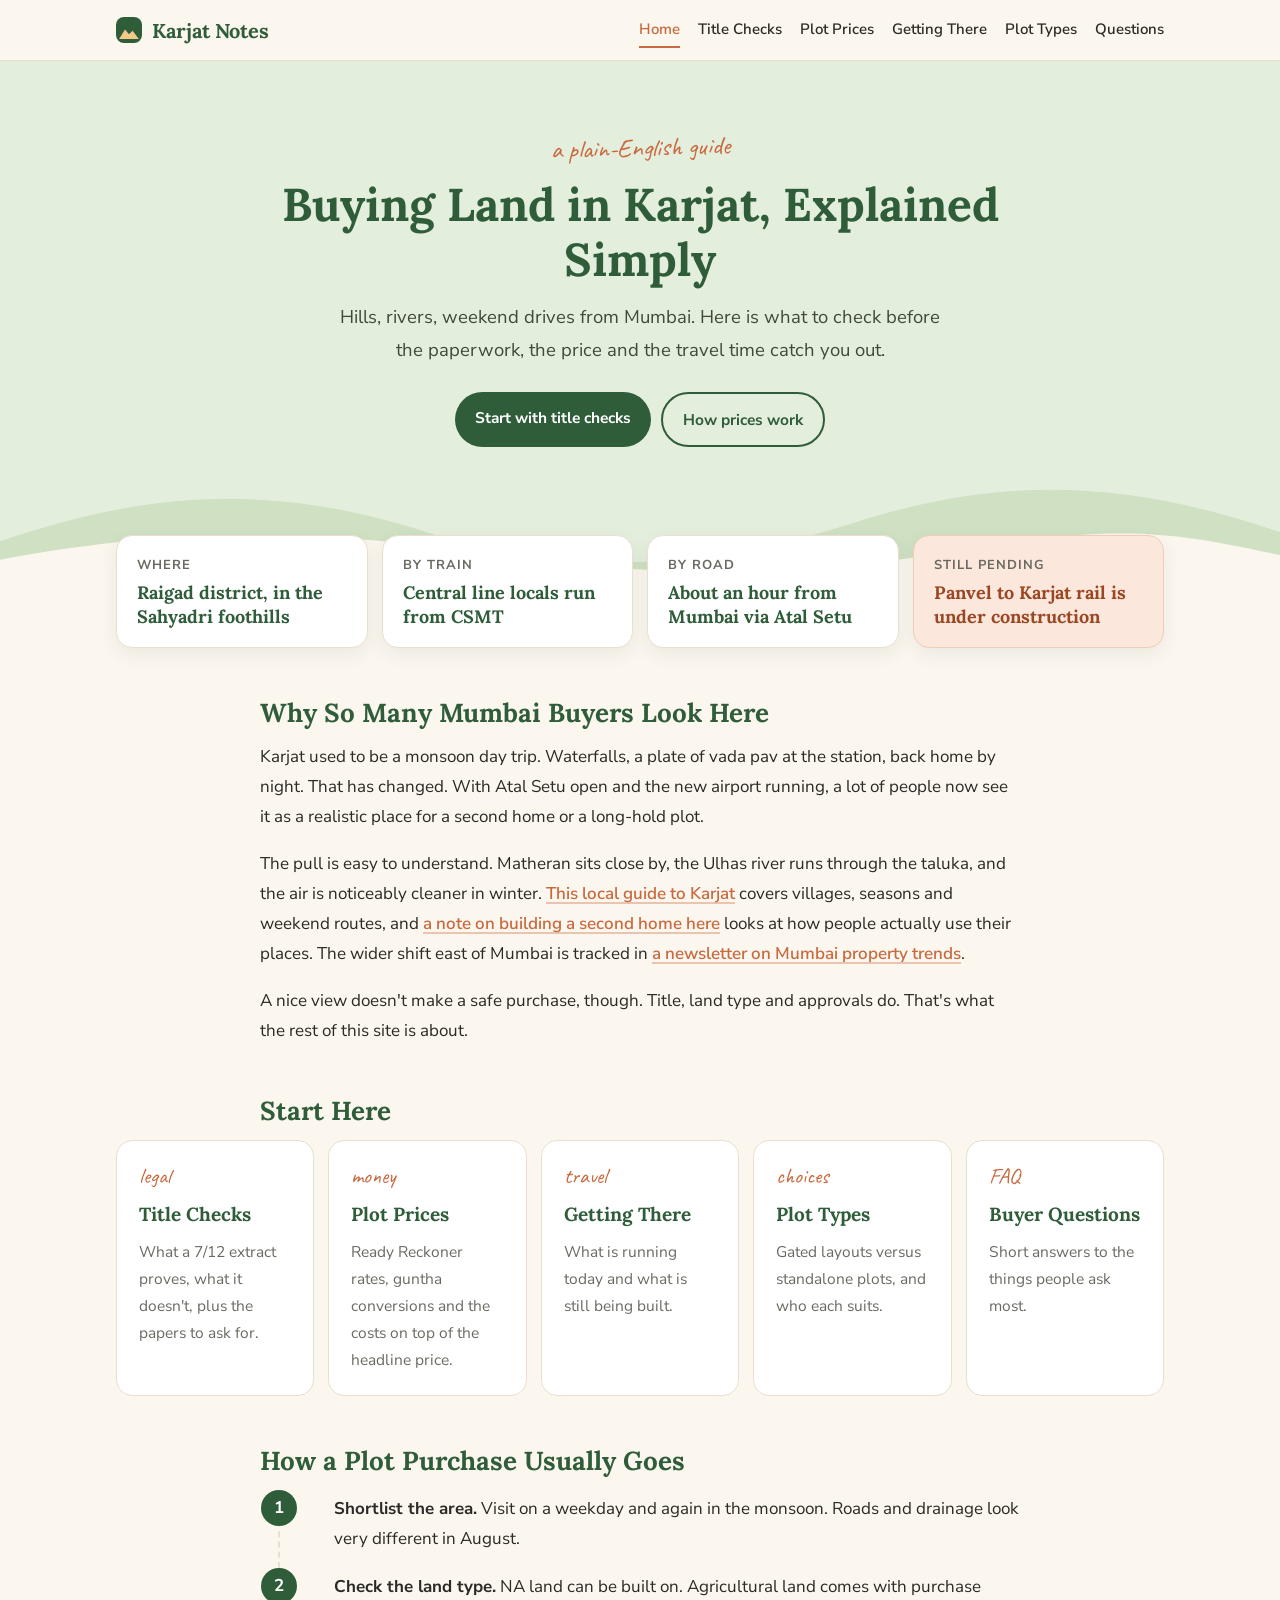
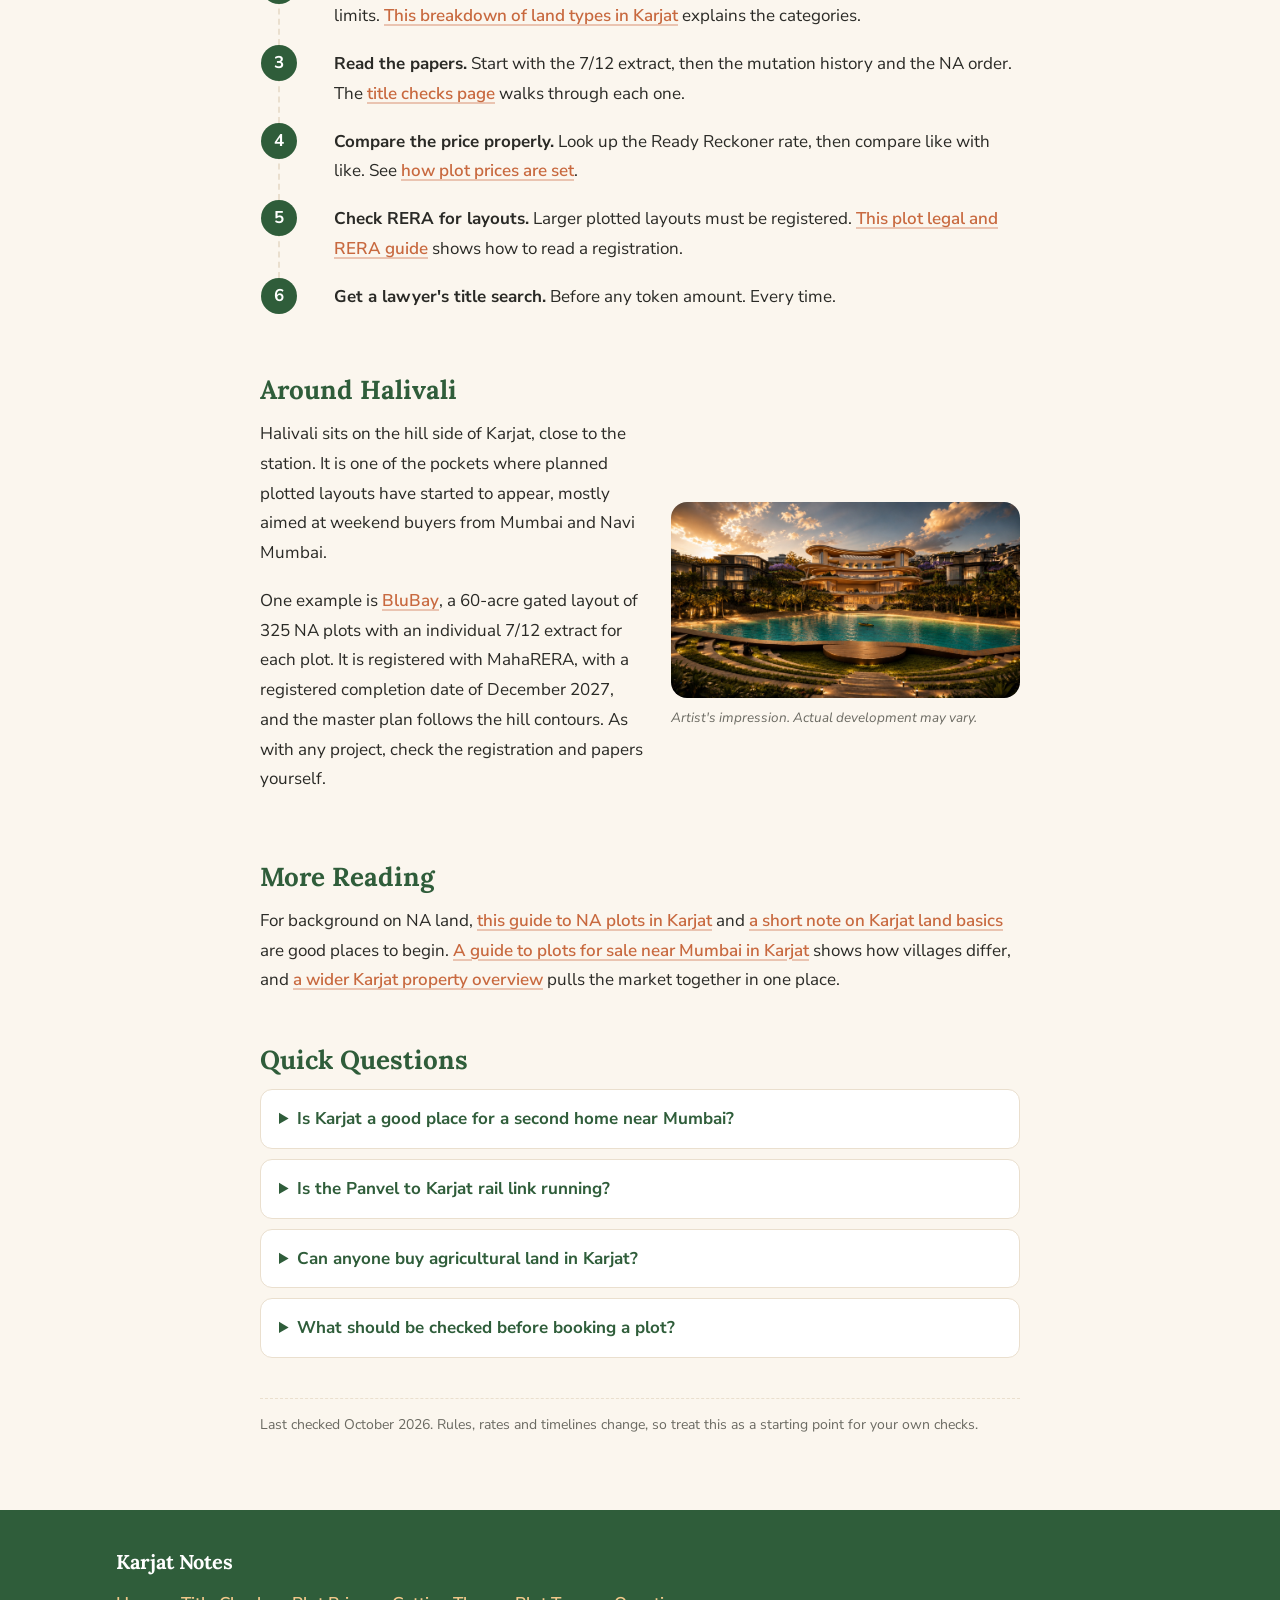
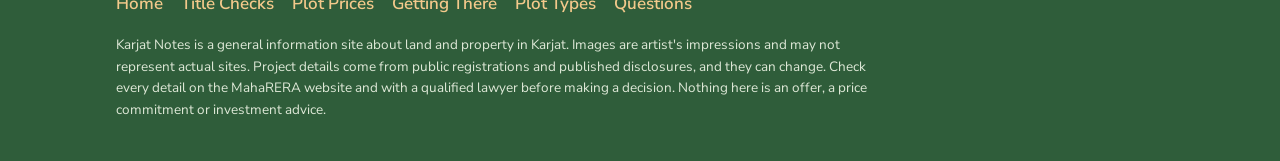
<file: index.html>
<!DOCTYPE html>
<html lang="en-IN">
<head>
<meta charset="UTF-8">
<meta name="viewport" content="width=device-width, initial-scale=1.0">
<title>Karjat Land Guide: Plots, Title Checks, Prices, Travel</title>
<meta name="description" content="A plain guide to buying land in Karjat. NA plots, 7/12 title checks, how prices are set, travel from Mumbai, plus common buyer questions.">
<link rel="canonical" href="https://forest-by-the-hills.karjat.workers.dev/">
<meta name="robots" content="index, follow">
<meta name="google-site-verification" content="dcf59cec43494e2b">
<meta property="og:type" content="article">
<meta property="og:site_name" content="Karjat Notes">
<meta property="og:title" content="Karjat Land Guide: Plots, Title Checks, Prices, Travel">
<meta property="og:description" content="A plain guide to buying land in Karjat. NA plots, 7/12 title checks, how prices are set, travel from Mumbai, plus common buyer questions.">
<meta property="og:url" content="https://forest-by-the-hills.karjat.workers.dev/">
<meta property="og:image" content="https://forest-by-the-hills.karjat.workers.dev/images/blubay-lagoon-hero.jpg">
<meta name="twitter:card" content="summary_large_image">
<meta name="theme-color" content="#2f5d3a">
<link rel="icon" href="data:image/svg+xml,%3Csvg xmlns='http://www.w3.org/2000/svg' viewBox='0 0 32 32'%3E%3Crect width='32' height='32' rx='8' fill='%232f5d3a'/%3E%3Cpath d='M4 24 L12 12 L17 19 L21 14 L28 24 Z' fill='%23f3c98b'/%3E%3C/svg%3E">
<link rel="preconnect" href="https://fonts.googleapis.com">
<link rel="preconnect" href="https://fonts.gstatic.com" crossorigin>
<link href="https://fonts.googleapis.com/css2?family=Caveat:wght@600&family=Lora:wght@600;700&family=Nunito+Sans:wght@400;600;700&display=swap" rel="stylesheet">
<link rel="stylesheet" href="/assets/site.css">
<script type="application/ld+json">
{
  "@context": "https://schema.org",
  "@graph": [
    {
      "@type": "WebSite",
      "name": "Karjat Notes",
      "url": "https://forest-by-the-hills.karjat.workers.dev/"
    },
    {
      "@type": "Article",
      "headline": "Buying Land in Karjat, Explained Simply",
      "description": "A plain guide to buying land in Karjat. NA plots, 7/12 title checks, how prices are set, travel from Mumbai, plus common buyer questions.",
      "image": "https://forest-by-the-hills.karjat.workers.dev/images/blubay-lagoon-hero.jpg",
      "dateModified": "2026-10-14",
      "mainEntityOfPage": "https://forest-by-the-hills.karjat.workers.dev/",
      "author": {
        "@type": "Organization",
        "name": "Karjat Notes"
      },
      "publisher": {
        "@type": "Organization",
        "name": "Karjat Notes"
      }
    },
    {
      "@type": "BreadcrumbList",
      "itemListElement": [
        {
          "@type": "ListItem",
          "position": 1,
          "name": "Karjat Notes",
          "item": "https://forest-by-the-hills.karjat.workers.dev/"
        }
      ]
    },
    {
      "@type": "FAQPage",
      "mainEntity": [
        {
          "@type": "Question",
          "name": "Is Karjat a good place for a second home near Mumbai?",
          "acceptedAnswer": {
            "@type": "Answer",
            "text": "It suits buyers who want hills, greenery and a drive of about an hour from Mumbai. The practical test is whether the place will be used often enough, and whether the land papers are clean."
          }
        },
        {
          "@type": "Question",
          "name": "Is the Panvel to Karjat rail link running?",
          "acceptedAnswer": {
            "@type": "Answer",
            "text": "Not yet. The corridor is still under construction. Karjat is served today by Central line local trains from CSMT."
          }
        },
        {
          "@type": "Question",
          "name": "Can anyone buy agricultural land in Karjat?",
          "acceptedAnswer": {
            "@type": "Answer",
            "text": "Not directly. Section 63 of the Maharashtra Tenancy and Agricultural Lands Act restricts purchase by non-agriculturists. NA plots, with the conversion recorded on the 7/12 extract, avoid this restriction."
          }
        },
        {
          "@type": "Question",
          "name": "What should be checked before booking a plot?",
          "acceptedAnswer": {
            "@type": "Answer",
            "text": "The 7/12 extract, the mutation history, the NA order, the approved layout, MahaRERA registration where it applies, and an independent title search."
          }
        }
      ]
    }
  ]
}
</script>
</head>
<body>

<header class="site-header">
  <div class="wrap">
    <a class="logo" href="/"><span class="logo-mark" aria-hidden="true"></span>Karjat Notes</a>
    <nav aria-label="Main">
      <a href="/" aria-current="page">Home</a>
      <a href="/karjat-land-title-checks/">Title Checks</a>
      <a href="/karjat-plot-prices/">Plot Prices</a>
      <a href="/karjat-connectivity/">Getting There</a>
      <a href="/gated-vs-standalone-plots-karjat/">Plot Types</a>
      <a href="/karjat-buyer-questions/">Questions</a>
    </nav>
  </div>
</header>

<section class="hero hero-home">
  <div class="hero-inner">
    <p class="scribble">a plain-English guide</p>
    <h1>Buying Land in Karjat, Explained Simply</h1>
    <p class="lede">Hills, rivers, weekend drives from Mumbai. Here is what to check before the paperwork, the price and the travel time catch you out.</p>
    <p class="hero-cta"><a class="btn" href="/karjat-land-title-checks/">Start with title checks</a> <a class="btn btn-ghost" href="/karjat-plot-prices/">How prices work</a></p>
  </div>
  <svg class="hills" viewBox="0 0 1440 120" preserveAspectRatio="none" aria-hidden="true">
    <path d="M0 80 C 180 20, 320 20, 480 70 S 800 110, 960 60 S 1260 10, 1440 70 L1440 120 L0 120 Z" fill="#cfe0c3"/>
    <path d="M0 100 C 220 60, 380 70, 560 95 S 900 120, 1080 90 S 1320 70, 1440 95 L1440 120 L0 120 Z" fill="#fbf6ee"/>
  </svg>
</section>

<main class="home">

  <section class="facts" aria-label="Karjat at a glance">
    <div class="fact"><div class="label">Where</div><div class="value">Raigad district, in the Sahyadri foothills</div></div>
    <div class="fact"><div class="label">By train</div><div class="value">Central line locals run from CSMT</div></div>
    <div class="fact"><div class="label">By road</div><div class="value">About an hour from Mumbai via Atal Setu</div></div>
    <div class="fact warn"><div class="label">Still pending</div><div class="value">Panvel to Karjat rail is under construction</div></div>
  </section>

  <div class="narrow">
  <h2>Why So Many Mumbai Buyers Look Here</h2>

  <p>Karjat used to be a monsoon day trip. Waterfalls, a plate of vada pav at the station, back home by night. That has changed. With Atal Setu open and the new airport running, a lot of people now see it as a realistic place for a second home or a long-hold plot.</p>

  <p>The pull is easy to understand. Matheran sits close by, the Ulhas river runs through the taluka, and the air is noticeably cleaner in winter. <a href="https://karjat.city/">This local guide to Karjat</a> covers villages, seasons and weekend routes, and <a href="https://karjat.city/blog/why-build-second-home-near-mumbai-in-karjat/">a note on building a second home here</a> looks at how people actually use their places. The wider shift east of Mumbai is tracked in <a href="https://mumbaidecoded.substack.com/">a newsletter on Mumbai property trends</a>.</p>

  <p>A nice view doesn't make a safe purchase, though. Title, land type and approvals do. That's what the rest of this site is about.</p>
  </div>

  <h2 class="narrow">Start Here</h2>

  <div class="cards">
    <a class="card" href="/karjat-land-title-checks/"><span class="tag">legal</span><h3>Title Checks</h3><p>What a 7/12 extract proves, what it doesn't, plus the papers to ask for.</p></a>
    <a class="card" href="/karjat-plot-prices/"><span class="tag">money</span><h3>Plot Prices</h3><p>Ready Reckoner rates, guntha conversions and the costs on top of the headline price.</p></a>
    <a class="card" href="/karjat-connectivity/"><span class="tag">travel</span><h3>Getting There</h3><p>What is running today and what is still being built.</p></a>
    <a class="card" href="/gated-vs-standalone-plots-karjat/"><span class="tag">choices</span><h3>Plot Types</h3><p>Gated layouts versus standalone plots, and who each suits.</p></a>
    <a class="card" href="/karjat-buyer-questions/"><span class="tag">FAQ</span><h3>Buyer Questions</h3><p>Short answers to the things people ask most.</p></a>
  </div>

  <div class="narrow">
  <h2>How a Plot Purchase Usually Goes</h2>

  <ol class="steps">
    <li><strong>Shortlist the area.</strong> Visit on a weekday and again in the monsoon. Roads and drainage look very different in August.</li>
    <li><strong>Check the land type.</strong> NA land can be built on. Agricultural land comes with purchase limits. <a href="https://karjatplots.in/">This breakdown of land types in Karjat</a> explains the categories.</li>
    <li><strong>Read the papers.</strong> Start with the 7/12 extract, then the mutation history and the NA order. The <a href="/karjat-land-title-checks/">title checks page</a> walks through each one.</li>
    <li><strong>Compare the price properly.</strong> Look up the Ready Reckoner rate, then compare like with like. See <a href="/karjat-plot-prices/">how plot prices are set</a>.</li>
    <li><strong>Check RERA for layouts.</strong> Larger plotted layouts must be registered. <a href="https://rera-guide.pages.dev/">This plot legal and RERA guide</a> shows how to read a registration.</li>
    <li><strong>Get a lawyer's title search.</strong> Before any token amount. Every time.</li>
  </ol>

  <h2>Around Halivali</h2>
  </div>

  <div class="split narrow">
    <div>
      <p>Halivali sits on the hill side of Karjat, close to the station. It is one of the pockets where planned plotted layouts have started to appear, mostly aimed at weekend buyers from Mumbai and Navi Mumbai.</p>
      <p>One example is <a href="https://blubay.in/">BluBay</a>, a 60-acre gated layout of 325 NA plots with an individual 7/12 extract for each plot. It is registered with MahaRERA, with a registered completion date of December 2027, and the master plan follows the hill contours. As with any project, check the registration and papers yourself.</p>
    </div>
    <figure>
      <img src="/images/blubay-lagoon-hero.jpg" alt="Artist's impression of a hillside plotted layout with a central lagoon near Karjat" width="1200" height="675" loading="lazy">
      <figcaption>Artist's impression. Actual development may vary.</figcaption>
    </figure>
  </div>

  <div class="narrow">
  <h2>More Reading</h2>

  <p>For background on NA land, <a href="https://na-plots-in-karjat.neocities.org/">this guide to NA plots in Karjat</a> and <a href="https://karjatinfo.blogspot.com/">a short note on Karjat land basics</a> are good places to begin. <a href="https://karjat.city/blog/plots-for-sale-near-mumbai-in-karjat-guide/">A guide to plots for sale near Mumbai in Karjat</a> shows how villages differ, and <a href="https://property-guide.karjat.workers.dev/">a wider Karjat property overview</a> pulls the market together in one place.</p>
  </div>

  <section class="faq">
    <h2>Quick Questions</h2>
    <details>
      <summary>Is Karjat a good place for a second home near Mumbai?</summary>
      <p>It suits buyers who want hills, greenery and a drive of about an hour from Mumbai. The practical test is whether the place will be used often enough, and whether the land papers are clean.</p>
    </details>
    <details>
      <summary>Is the Panvel to Karjat rail link running?</summary>
      <p>Not yet. The corridor is still under construction. Karjat is served today by Central line local trains from CSMT.</p>
    </details>
    <details>
      <summary>Can anyone buy agricultural land in Karjat?</summary>
      <p>Not directly. Section 63 of the Maharashtra Tenancy and Agricultural Lands Act restricts purchase by non-agriculturists. NA plots, with the conversion recorded on the 7/12 extract, avoid this restriction.</p>
    </details>
    <details>
      <summary>What should be checked before booking a plot?</summary>
      <p>The 7/12 extract, the mutation history, the NA order, the approved layout, MahaRERA registration where it applies, and an independent title search.</p>
    </details>
  </section>

  <p class="updated">Last checked October 2026. Rules, rates and timelines change, so treat this as a starting point for your own checks.</p>
</main>

<footer class="site-footer">
  <div class="wrap">
    <p class="foot-logo">Karjat Notes</p>
    <nav aria-label="Site pages">
      <a href="/">Home</a>
      <a href="/karjat-land-title-checks/">Title Checks</a>
      <a href="/karjat-plot-prices/">Plot Prices</a>
      <a href="/karjat-connectivity/">Getting There</a>
      <a href="/gated-vs-standalone-plots-karjat/">Plot Types</a>
      <a href="/karjat-buyer-questions/">Questions</a>
    </nav>
    <p class="small">Karjat Notes is a general information site about land and property in Karjat. Images are artist's impressions and may not represent actual sites. Project details come from public registrations and published disclosures, and they can change. Check every detail on the MahaRERA website and with a qualified lawyer before making a decision. Nothing here is an offer, a price commitment or investment advice.</p>
  </div>
</footer>

</body>
</html>
</file>
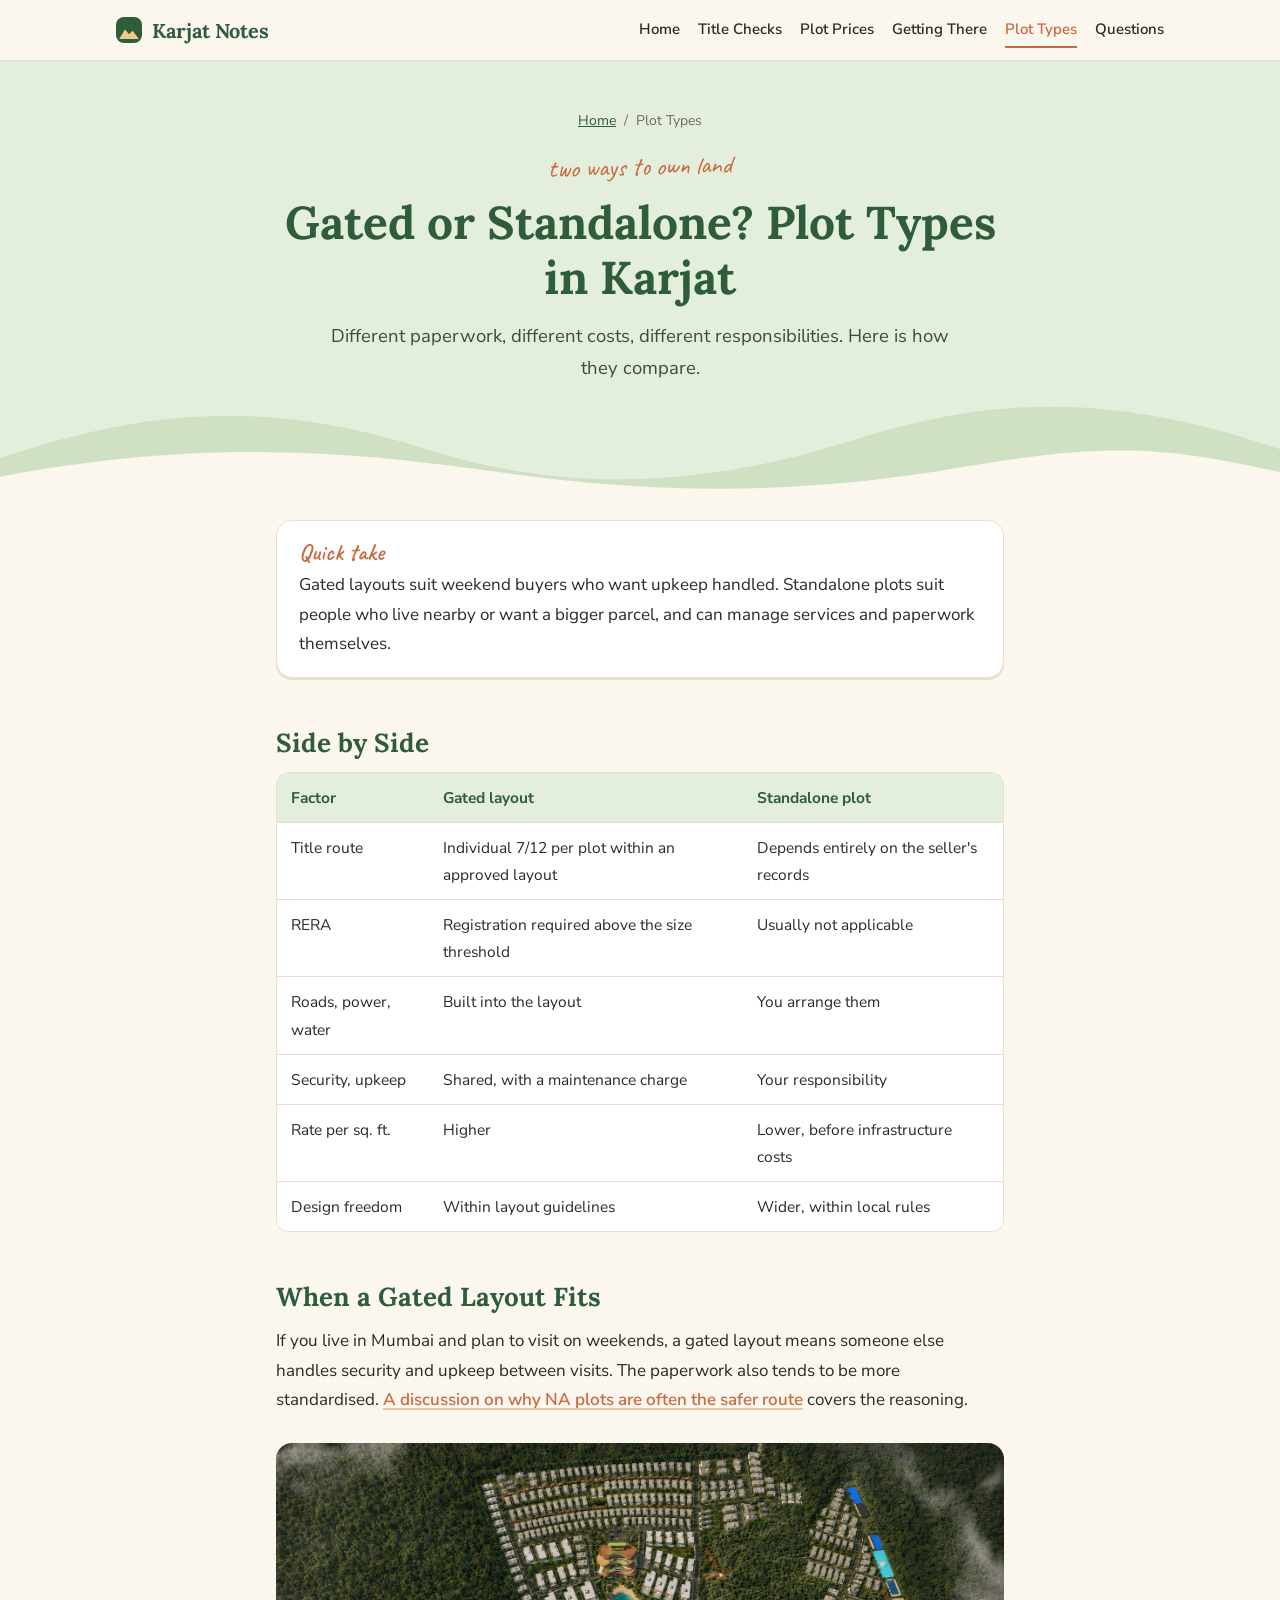
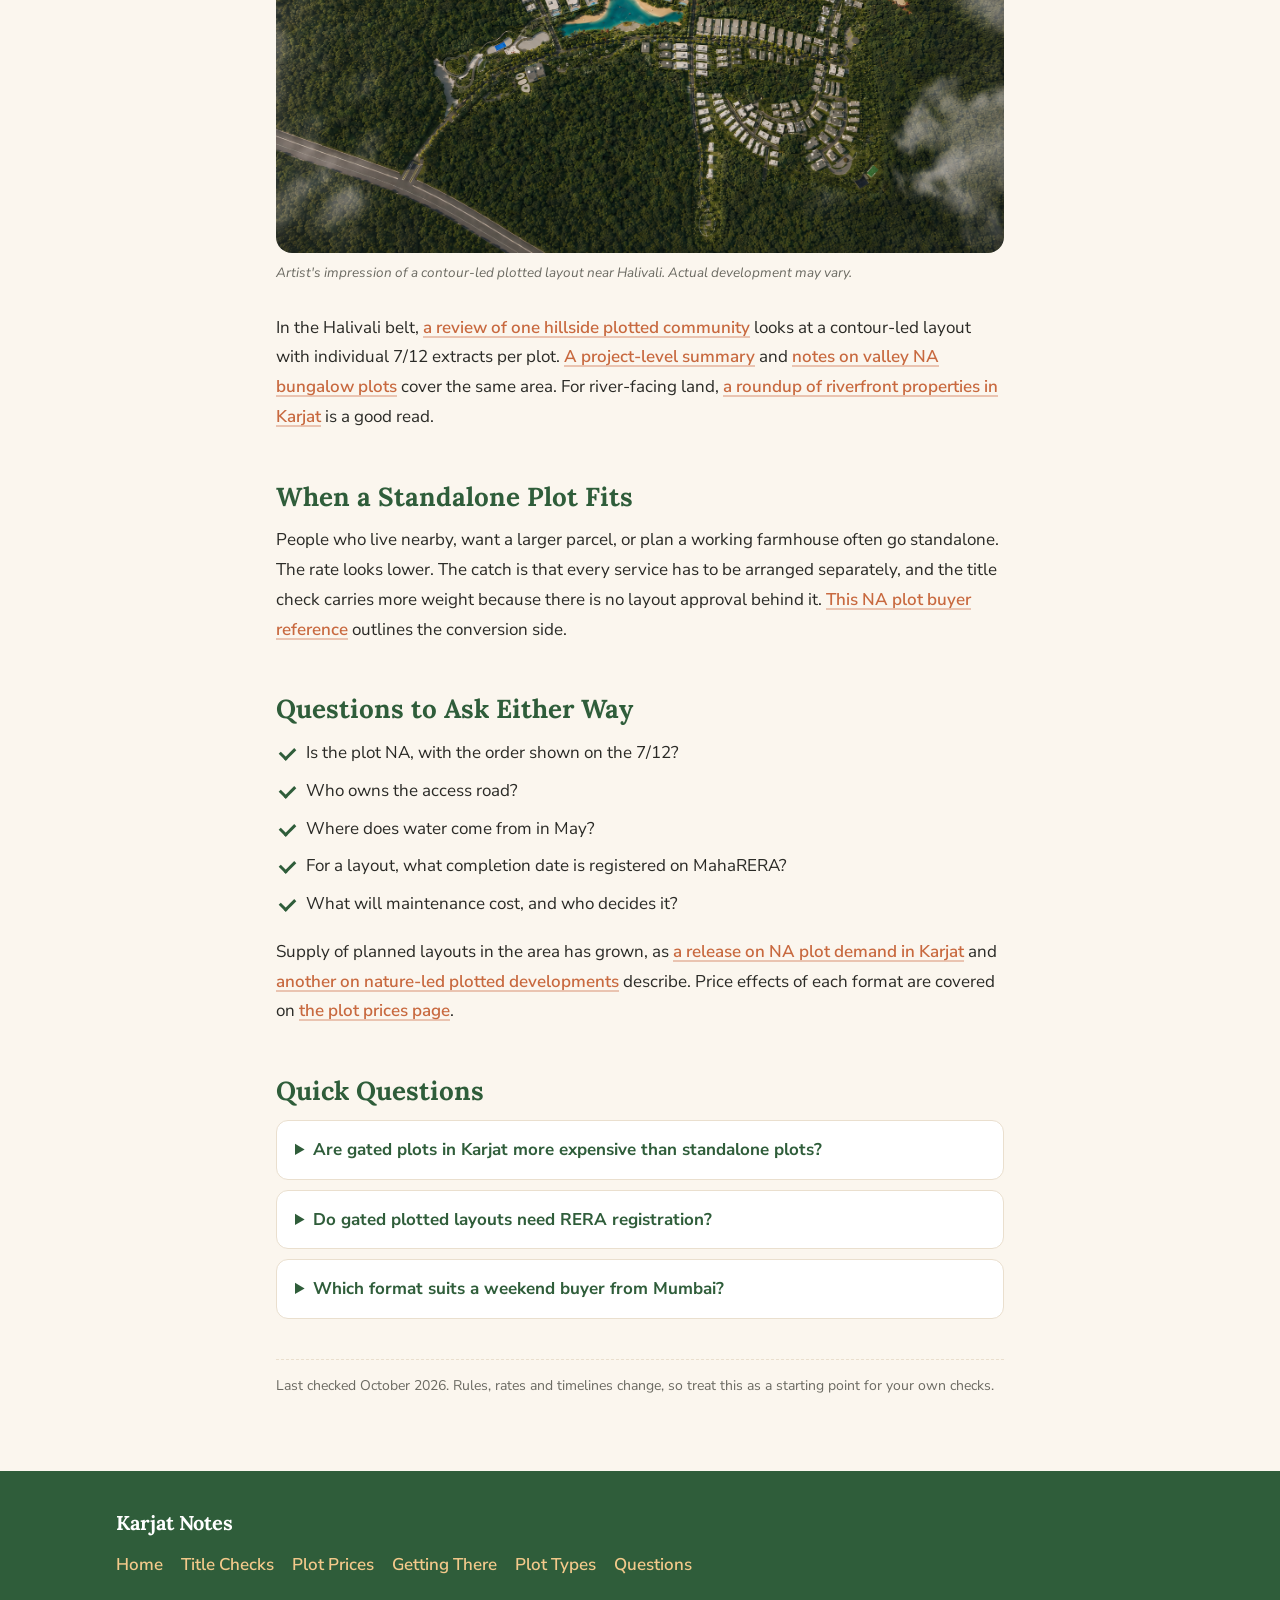
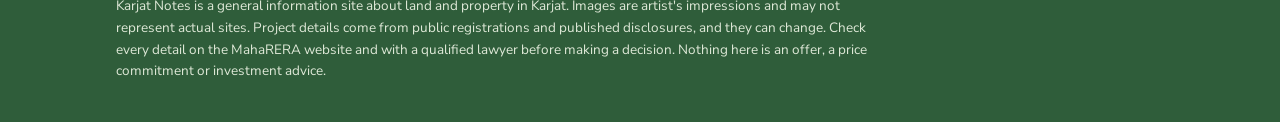
<file: gated-vs-standalone-plots-karjat/index.html>
<!DOCTYPE html>
<html lang="en-IN">
<head>
<meta charset="UTF-8">
<meta name="viewport" content="width=device-width, initial-scale=1.0">
<title>Gated vs Standalone Plots in Karjat: A Buyer Comparison</title>
<meta name="description" content="Gated plotted layouts versus standalone NA plots in Karjat. Title route, infrastructure, upkeep, cost per sq. ft. plus which buyer each suits.">
<link rel="canonical" href="https://forest-by-the-hills.karjat.workers.dev/gated-vs-standalone-plots-karjat/">
<meta name="robots" content="index, follow">
<meta name="google-site-verification" content="dcf59cec43494e2b">
<meta property="og:type" content="article">
<meta property="og:site_name" content="Karjat Notes">
<meta property="og:title" content="Gated vs Standalone Plots in Karjat: A Buyer Comparison">
<meta property="og:description" content="Gated plotted layouts versus standalone NA plots in Karjat. Title route, infrastructure, upkeep, cost per sq. ft. plus which buyer each suits.">
<meta property="og:url" content="https://forest-by-the-hills.karjat.workers.dev/gated-vs-standalone-plots-karjat/">
<meta property="og:image" content="https://forest-by-the-hills.karjat.workers.dev/images/blubay-lagoon-hero.jpg">
<meta name="twitter:card" content="summary_large_image">
<meta name="theme-color" content="#2f5d3a">
<link rel="icon" href="data:image/svg+xml,%3Csvg xmlns='http://www.w3.org/2000/svg' viewBox='0 0 32 32'%3E%3Crect width='32' height='32' rx='8' fill='%232f5d3a'/%3E%3Cpath d='M4 24 L12 12 L17 19 L21 14 L28 24 Z' fill='%23f3c98b'/%3E%3C/svg%3E">
<link rel="preconnect" href="https://fonts.googleapis.com">
<link rel="preconnect" href="https://fonts.gstatic.com" crossorigin>
<link href="https://fonts.googleapis.com/css2?family=Caveat:wght@600&family=Lora:wght@600;700&family=Nunito+Sans:wght@400;600;700&display=swap" rel="stylesheet">
<link rel="stylesheet" href="/assets/site.css">
<script type="application/ld+json">
{
  "@context": "https://schema.org",
  "@graph": [
    {
      "@type": "Article",
      "headline": "Gated or Standalone? Plot Types in Karjat",
      "description": "Gated plotted layouts versus standalone NA plots in Karjat. Title route, infrastructure, upkeep, cost per sq. ft. plus which buyer each suits.",
      "image": "https://forest-by-the-hills.karjat.workers.dev/images/blubay-lagoon-hero.jpg",
      "dateModified": "2026-10-14",
      "mainEntityOfPage": "https://forest-by-the-hills.karjat.workers.dev/gated-vs-standalone-plots-karjat/",
      "author": {
        "@type": "Organization",
        "name": "Karjat Notes"
      },
      "publisher": {
        "@type": "Organization",
        "name": "Karjat Notes"
      }
    },
    {
      "@type": "BreadcrumbList",
      "itemListElement": [
        {
          "@type": "ListItem",
          "position": 1,
          "name": "Karjat Notes",
          "item": "https://forest-by-the-hills.karjat.workers.dev/"
        },
        {
          "@type": "ListItem",
          "position": 2,
          "name": "Plot Types",
          "item": "https://forest-by-the-hills.karjat.workers.dev/gated-vs-standalone-plots-karjat/"
        }
      ]
    },
    {
      "@type": "FAQPage",
      "mainEntity": [
        {
          "@type": "Question",
          "name": "Are gated plots in Karjat more expensive than standalone plots?",
          "acceptedAnswer": {
            "@type": "Answer",
            "text": "Usually, per sq. ft. The rate includes internal roads, utilities, security and shared spaces, which a standalone buyer arranges separately."
          }
        },
        {
          "@type": "Question",
          "name": "Do gated plotted layouts need RERA registration?",
          "acceptedAnswer": {
            "@type": "Answer",
            "text": "Layouts larger than 500 sq. m. or with more than eight plots generally must be registered with MahaRERA before sale."
          }
        },
        {
          "@type": "Question",
          "name": "Which format suits a weekend buyer from Mumbai?",
          "acceptedAnswer": {
            "@type": "Answer",
            "text": "Many weekend buyers prefer gated layouts, since security and upkeep are handled between visits."
          }
        }
      ]
    }
  ]
}
</script>
</head>
<body>

<header class="site-header">
  <div class="wrap">
    <a class="logo" href="/"><span class="logo-mark" aria-hidden="true"></span>Karjat Notes</a>
    <nav aria-label="Main">
      <a href="/">Home</a>
      <a href="/karjat-land-title-checks/">Title Checks</a>
      <a href="/karjat-plot-prices/">Plot Prices</a>
      <a href="/karjat-connectivity/">Getting There</a>
      <a href="/gated-vs-standalone-plots-karjat/" aria-current="page">Plot Types</a>
      <a href="/karjat-buyer-questions/">Questions</a>
    </nav>
  </div>
</header>

<section class="hero">
  <div class="hero-inner">
    <p class="crumbs"><a href="/">Home</a> <span>/</span> Plot Types</p>
    <p class="scribble">two ways to own land</p>
    <h1>Gated or Standalone? Plot Types in Karjat</h1>
    <p class="lede">Different paperwork, different costs, different responsibilities. Here is how they compare.</p>
  </div>
  <svg class="hills" viewBox="0 0 1440 120" preserveAspectRatio="none" aria-hidden="true">
    <path d="M0 80 C 180 20, 320 20, 480 70 S 800 110, 960 60 S 1260 10, 1440 70 L1440 120 L0 120 Z" fill="#cfe0c3"/>
    <path d="M0 100 C 220 60, 380 70, 560 95 S 900 120, 1080 90 S 1320 70, 1440 95 L1440 120 L0 120 Z" fill="#fbf6ee"/>
  </svg>
</section>

<main class="article">

  <div class="quick"><strong>Quick take</strong><p>Gated layouts suit weekend buyers who want upkeep handled. Standalone plots suit people who live nearby or want a bigger parcel, and can manage services and paperwork themselves.</p></div>

  <h2>Side by Side</h2>

  <div class="table-wrap">
  <table>
    <tr><th>Factor</th><th>Gated layout</th><th>Standalone plot</th></tr>
    <tr><td>Title route</td><td>Individual 7/12 per plot within an approved layout</td><td>Depends entirely on the seller's records</td></tr>
    <tr><td>RERA</td><td>Registration required above the size threshold</td><td>Usually not applicable</td></tr>
    <tr><td>Roads, power, water</td><td>Built into the layout</td><td>You arrange them</td></tr>
    <tr><td>Security, upkeep</td><td>Shared, with a maintenance charge</td><td>Your responsibility</td></tr>
    <tr><td>Rate per sq. ft.</td><td>Higher</td><td>Lower, before infrastructure costs</td></tr>
    <tr><td>Design freedom</td><td>Within layout guidelines</td><td>Wider, within local rules</td></tr>
  </table>
  </div>

  <h2>When a Gated Layout Fits</h2>

  <p>If you live in Mumbai and plan to visit on weekends, a gated layout means someone else handles security and upkeep between visits. The paperwork also tends to be more standardised. <a href="https://qr.ae/pFvenN">A discussion on why NA plots are often the safer route</a> covers the reasoning.</p>

  <figure>
    <img src="/images/blubay-valley-plot.jpg" alt="Artist's impression aerial view of a gated plotted layout following the hill contours near Karjat" width="1200" height="675" loading="lazy">
    <figcaption>Artist's impression of a contour-led plotted layout near Halivali. Actual development may vary.</figcaption>
  </figure>

  <p>In the Halivali belt, <a href="https://karjat.city/blog/blubay-by-ora-land-karjat-review/">a review of one hillside plotted community</a> looks at a contour-led layout with individual 7/12 extracts per plot. <a href="https://blubay-karjat.neocities.org/">A project-level summary</a> and <a href="https://karjatvalleynabungalowplots.blogspot.com/">notes on valley NA bungalow plots</a> cover the same area. For river-facing land, <a href="https://karjat.city/blog/best-riverfront-properties-for-sale-in-karjat/">a roundup of riverfront properties in Karjat</a> is a good read.</p>

  <h2>When a Standalone Plot Fits</h2>

  <p>People who live nearby, want a larger parcel, or plan a working farmhouse often go standalone. The rate looks lower. The catch is that every service has to be arranged separately, and the title check carries more weight because there is no layout approval behind it. <a href="https://na-plots-in-karjat-blubay-by-ora-land-2.jimdosite.com/">This NA plot buyer reference</a> outlines the conversion side.</p>

  <h2>Questions to Ask Either Way</h2>

  <ul class="ticks">
    <li>Is the plot NA, with the order shown on the 7/12?</li>
    <li>Who owns the access road?</li>
    <li>Where does water come from in May?</li>
    <li>For a layout, what completion date is registered on MahaRERA?</li>
    <li>What will maintenance cost, and who decides it?</li>
  </ul>

  <p>Supply of planned layouts in the area has grown, as <a href="https://www.openpr.com/news/4571599/ora-group-launches-premium-na-plots-in-karjat-amid-rising-demand">a release on NA plot demand in Karjat</a> and <a href="https://www.prlog.org/13157040-ora-group-launches-premium-na-plots-in-karjat-amid-rising-demand-for-nature-led-real-estate.html">another on nature-led plotted developments</a> describe. Price effects of each format are covered on <a href="/karjat-plot-prices/">the plot prices page</a>.</p>

  <section class="faq">
    <h2>Quick Questions</h2>
    <details>
      <summary>Are gated plots in Karjat more expensive than standalone plots?</summary>
      <p>Usually, per sq. ft. The rate includes internal roads, utilities, security and shared spaces, which a standalone buyer arranges separately.</p>
    </details>
    <details>
      <summary>Do gated plotted layouts need RERA registration?</summary>
      <p>Layouts larger than 500 sq. m. or with more than eight plots generally must be registered with MahaRERA before sale.</p>
    </details>
    <details>
      <summary>Which format suits a weekend buyer from Mumbai?</summary>
      <p>Many weekend buyers prefer gated layouts, since security and upkeep are handled between visits.</p>
    </details>
  </section>

  <p class="updated">Last checked October 2026. Rules, rates and timelines change, so treat this as a starting point for your own checks.</p>
</main>

<footer class="site-footer">
  <div class="wrap">
    <p class="foot-logo">Karjat Notes</p>
    <nav aria-label="Site pages">
      <a href="/">Home</a>
      <a href="/karjat-land-title-checks/">Title Checks</a>
      <a href="/karjat-plot-prices/">Plot Prices</a>
      <a href="/karjat-connectivity/">Getting There</a>
      <a href="/gated-vs-standalone-plots-karjat/">Plot Types</a>
      <a href="/karjat-buyer-questions/">Questions</a>
    </nav>
    <p class="small">Karjat Notes is a general information site about land and property in Karjat. Images are artist's impressions and may not represent actual sites. Project details come from public registrations and published disclosures, and they can change. Check every detail on the MahaRERA website and with a qualified lawyer before making a decision. Nothing here is an offer, a price commitment or investment advice.</p>
  </div>
</footer>

</body>
</html>
</file>
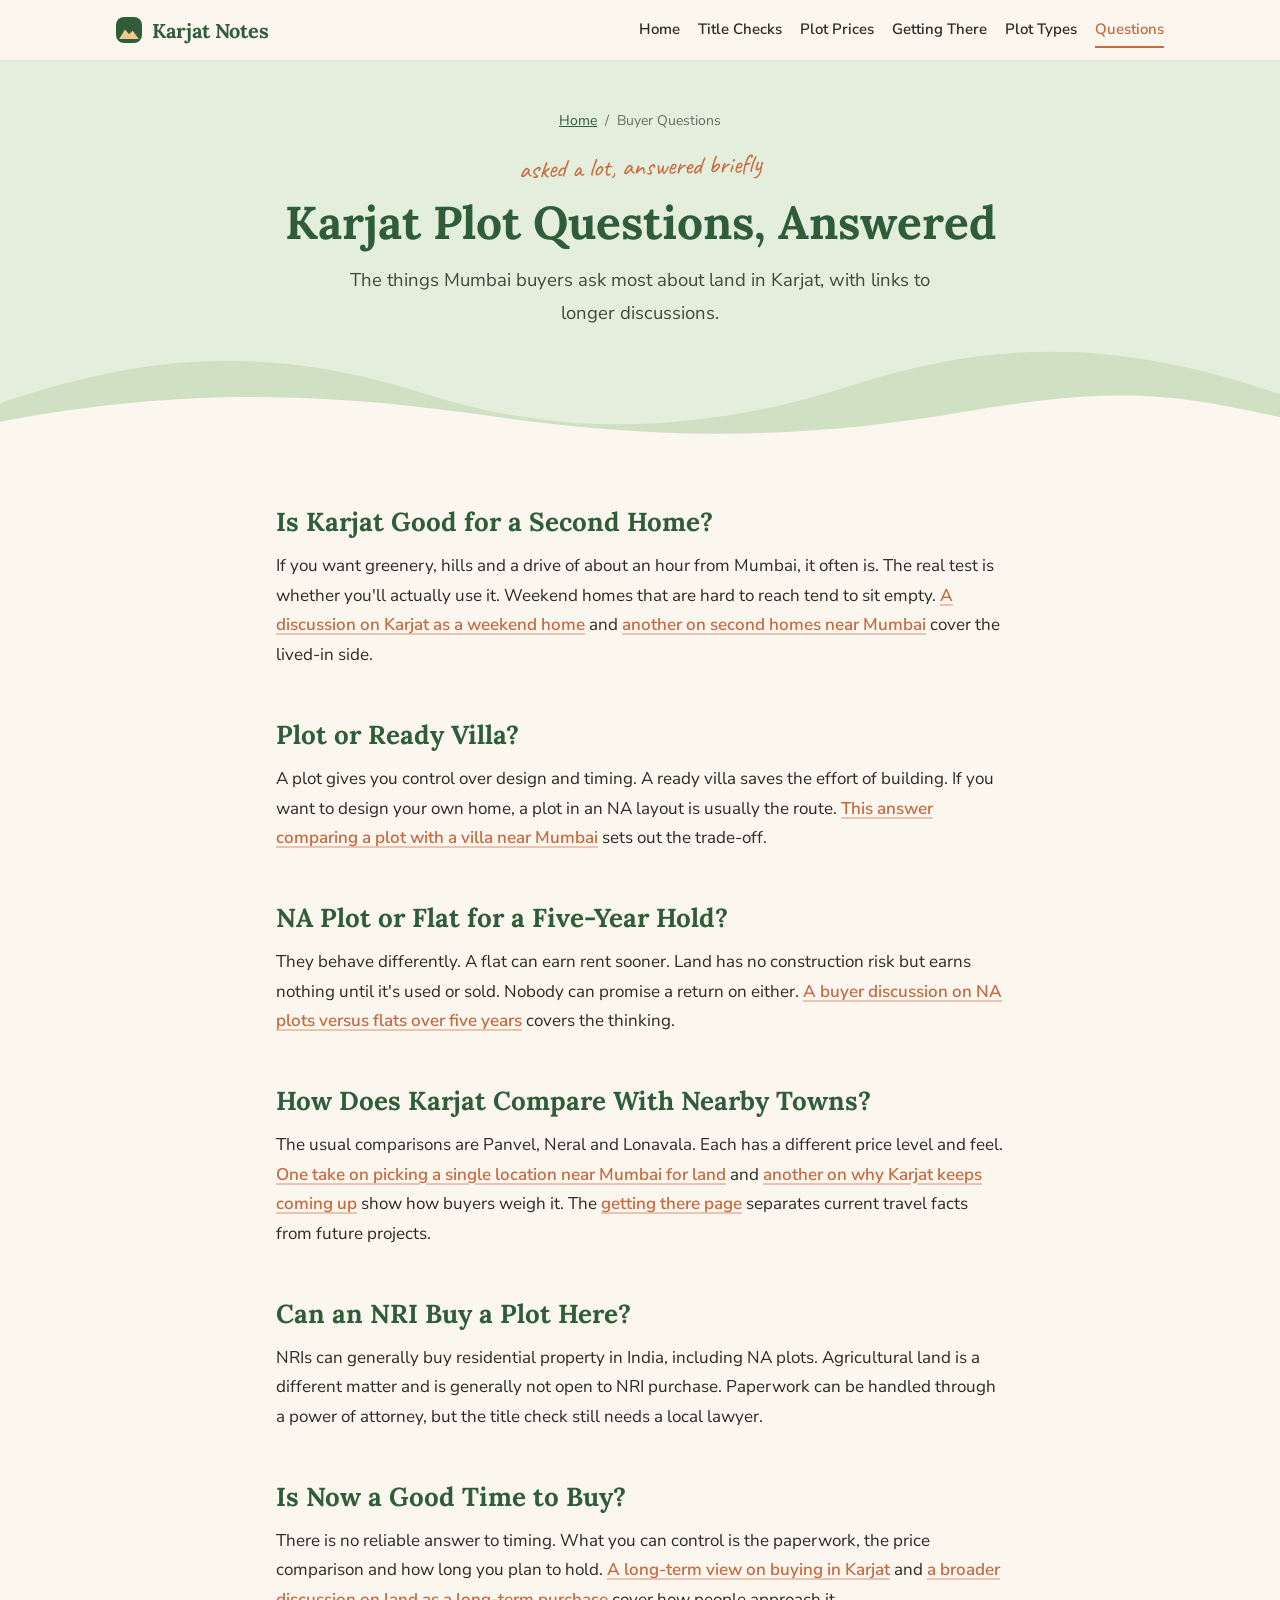
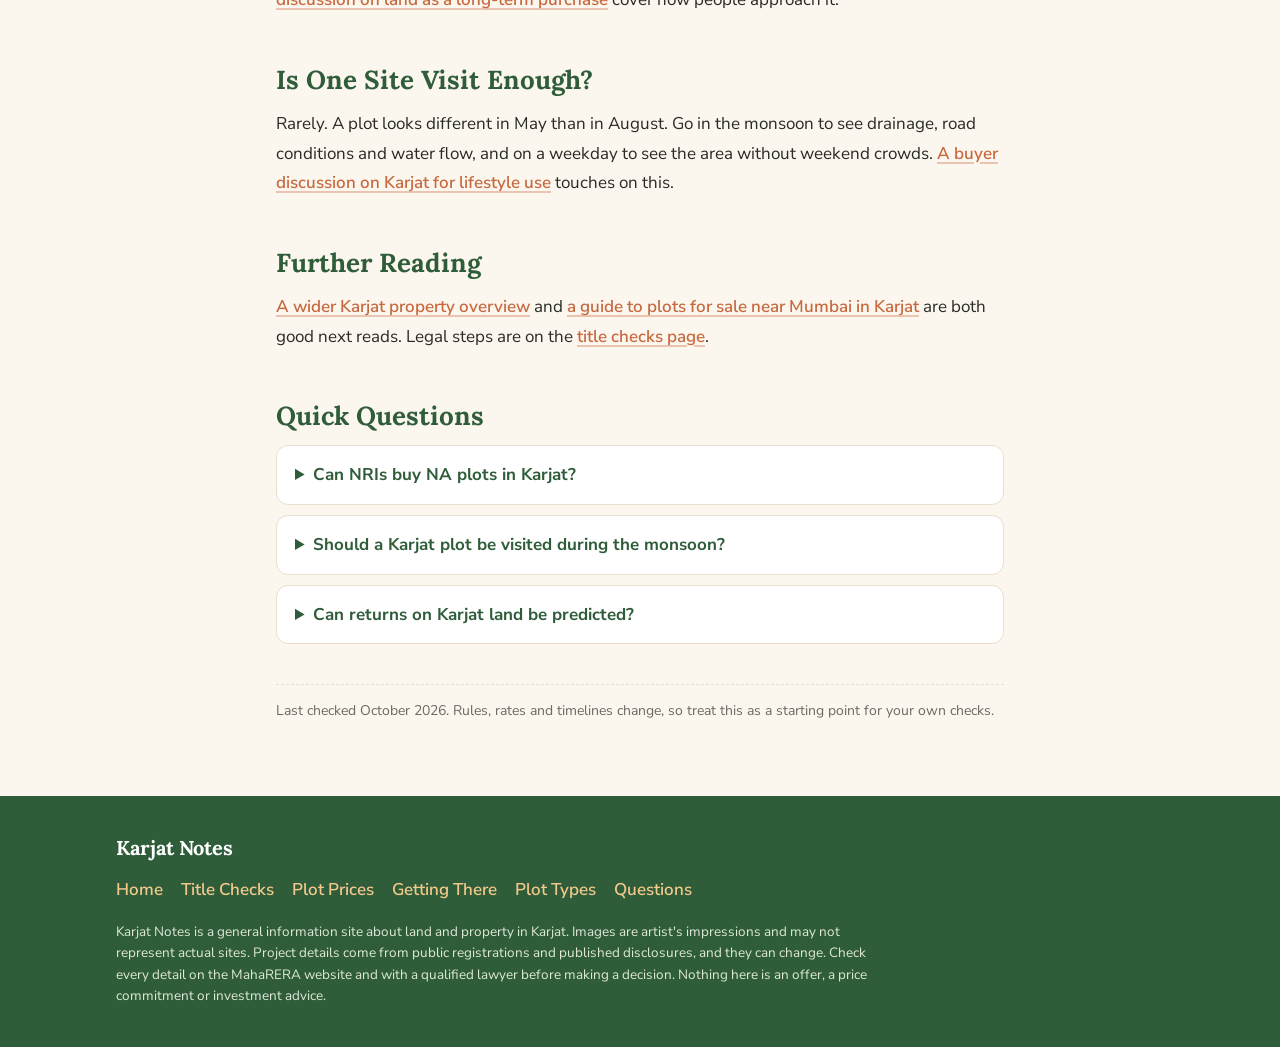
<file: karjat-buyer-questions/index.html>
<!DOCTYPE html>
<html lang="en-IN">
<head>
<meta charset="UTF-8">
<meta name="viewport" content="width=device-width, initial-scale=1.0">
<title>Karjat Plot Buyer Questions: Short, Direct Answers</title>
<meta name="description" content="Common questions from Mumbai buyers about Karjat plots. Second homes, NA land, nearby towns, NRI purchases, site visits, plus where to read more.">
<link rel="canonical" href="https://forest-by-the-hills.karjat.workers.dev/karjat-buyer-questions/">
<meta name="robots" content="index, follow">
<meta name="google-site-verification" content="dcf59cec43494e2b">
<meta property="og:type" content="article">
<meta property="og:site_name" content="Karjat Notes">
<meta property="og:title" content="Karjat Plot Buyer Questions: Short, Direct Answers">
<meta property="og:description" content="Common questions from Mumbai buyers about Karjat plots. Second homes, NA land, nearby towns, NRI purchases, site visits, plus where to read more.">
<meta property="og:url" content="https://forest-by-the-hills.karjat.workers.dev/karjat-buyer-questions/">
<meta property="og:image" content="https://forest-by-the-hills.karjat.workers.dev/images/blubay-lagoon-hero.jpg">
<meta name="twitter:card" content="summary_large_image">
<meta name="theme-color" content="#2f5d3a">
<link rel="icon" href="data:image/svg+xml,%3Csvg xmlns='http://www.w3.org/2000/svg' viewBox='0 0 32 32'%3E%3Crect width='32' height='32' rx='8' fill='%232f5d3a'/%3E%3Cpath d='M4 24 L12 12 L17 19 L21 14 L28 24 Z' fill='%23f3c98b'/%3E%3C/svg%3E">
<link rel="preconnect" href="https://fonts.googleapis.com">
<link rel="preconnect" href="https://fonts.gstatic.com" crossorigin>
<link href="https://fonts.googleapis.com/css2?family=Caveat:wght@600&family=Lora:wght@600;700&family=Nunito+Sans:wght@400;600;700&display=swap" rel="stylesheet">
<link rel="stylesheet" href="/assets/site.css">
<script type="application/ld+json">
{
  "@context": "https://schema.org",
  "@graph": [
    {
      "@type": "Article",
      "headline": "Karjat Plot Questions, Answered",
      "description": "Common questions from Mumbai buyers about Karjat plots. Second homes, NA land, nearby towns, NRI purchases, site visits, plus where to read more.",
      "image": "https://forest-by-the-hills.karjat.workers.dev/images/blubay-lagoon-hero.jpg",
      "dateModified": "2026-10-14",
      "mainEntityOfPage": "https://forest-by-the-hills.karjat.workers.dev/karjat-buyer-questions/",
      "author": {
        "@type": "Organization",
        "name": "Karjat Notes"
      },
      "publisher": {
        "@type": "Organization",
        "name": "Karjat Notes"
      }
    },
    {
      "@type": "BreadcrumbList",
      "itemListElement": [
        {
          "@type": "ListItem",
          "position": 1,
          "name": "Karjat Notes",
          "item": "https://forest-by-the-hills.karjat.workers.dev/"
        },
        {
          "@type": "ListItem",
          "position": 2,
          "name": "Buyer Questions",
          "item": "https://forest-by-the-hills.karjat.workers.dev/karjat-buyer-questions/"
        }
      ]
    },
    {
      "@type": "FAQPage",
      "mainEntity": [
        {
          "@type": "Question",
          "name": "Can NRIs buy NA plots in Karjat?",
          "acceptedAnswer": {
            "@type": "Answer",
            "text": "NRIs can generally buy residential property in India, including NA plots. Agricultural land is generally not open to NRI purchase."
          }
        },
        {
          "@type": "Question",
          "name": "Should a Karjat plot be visited during the monsoon?",
          "acceptedAnswer": {
            "@type": "Answer",
            "text": "Yes. A monsoon visit shows drainage, road conditions and water flow that a dry-season visit can hide."
          }
        },
        {
          "@type": "Question",
          "name": "Can returns on Karjat land be predicted?",
          "acceptedAnswer": {
            "@type": "Answer",
            "text": "No. Infrastructure and demand can support prices, but no return is guaranteed."
          }
        }
      ]
    }
  ]
}
</script>
</head>
<body>

<header class="site-header">
  <div class="wrap">
    <a class="logo" href="/"><span class="logo-mark" aria-hidden="true"></span>Karjat Notes</a>
    <nav aria-label="Main">
      <a href="/">Home</a>
      <a href="/karjat-land-title-checks/">Title Checks</a>
      <a href="/karjat-plot-prices/">Plot Prices</a>
      <a href="/karjat-connectivity/">Getting There</a>
      <a href="/gated-vs-standalone-plots-karjat/">Plot Types</a>
      <a href="/karjat-buyer-questions/" aria-current="page">Questions</a>
    </nav>
  </div>
</header>

<section class="hero">
  <div class="hero-inner">
    <p class="crumbs"><a href="/">Home</a> <span>/</span> Buyer Questions</p>
    <p class="scribble">asked a lot, answered briefly</p>
    <h1>Karjat Plot Questions, Answered</h1>
    <p class="lede">The things Mumbai buyers ask most about land in Karjat, with links to longer discussions.</p>
  </div>
  <svg class="hills" viewBox="0 0 1440 120" preserveAspectRatio="none" aria-hidden="true">
    <path d="M0 80 C 180 20, 320 20, 480 70 S 800 110, 960 60 S 1260 10, 1440 70 L1440 120 L0 120 Z" fill="#cfe0c3"/>
    <path d="M0 100 C 220 60, 380 70, 560 95 S 900 120, 1080 90 S 1320 70, 1440 95 L1440 120 L0 120 Z" fill="#fbf6ee"/>
  </svg>
</section>

<main class="article">

  <h2>Is Karjat Good for a Second Home?</h2>

  <p>If you want greenery, hills and a drive of about an hour from Mumbai, it often is. The real test is whether you'll actually use it. Weekend homes that are hard to reach tend to sit empty. <a href="https://qr.ae/pFHGHb">A discussion on Karjat as a weekend home</a> and <a href="https://qr.ae/pFCGI9">another on second homes near Mumbai</a> cover the lived-in side.</p>

  <h2>Plot or Ready Villa?</h2>

  <p>A plot gives you control over design and timing. A ready villa saves the effort of building. If you want to design your own home, a plot in an NA layout is usually the route. <a href="https://qr.ae/pFAUj5">This answer comparing a plot with a villa near Mumbai</a> sets out the trade-off.</p>

  <h2>NA Plot or Flat for a Five-Year Hold?</h2>

  <p>They behave differently. A flat can earn rent sooner. Land has no construction risk but earns nothing until it's used or sold. Nobody can promise a return on either. <a href="https://qr.ae/pFrdqj">A buyer discussion on NA plots versus flats over five years</a> covers the thinking.</p>

  <h2>How Does Karjat Compare With Nearby Towns?</h2>

  <p>The usual comparisons are Panvel, Neral and Lonavala. Each has a different price level and feel. <a href="https://qr.ae/pFATHE">One take on picking a single location near Mumbai for land</a> and <a href="https://qr.ae/pFAUQo">another on why Karjat keeps coming up</a> show how buyers weigh it. The <a href="/karjat-connectivity/">getting there page</a> separates current travel facts from future projects.</p>

  <h2>Can an NRI Buy a Plot Here?</h2>

  <p>NRIs can generally buy residential property in India, including NA plots. Agricultural land is a different matter and is generally not open to NRI purchase. Paperwork can be handled through a power of attorney, but the title check still needs a local lawyer.</p>

  <h2>Is Now a Good Time to Buy?</h2>

  <p>There is no reliable answer to timing. What you can control is the paperwork, the price comparison and how long you plan to hold. <a href="https://qr.ae/pFCGs8">A long-term view on buying in Karjat</a> and <a href="https://qr.ae/pFHGnE">a broader discussion on land as a long-term purchase</a> cover how people approach it.</p>

  <h2>Is One Site Visit Enough?</h2>

  <p>Rarely. A plot looks different in May than in August. Go in the monsoon to see drainage, road conditions and water flow, and on a weekday to see the area without weekend crowds. <a href="https://qr.ae/pFCN0l">A buyer discussion on Karjat for lifestyle use</a> touches on this.</p>

  <h2>Further Reading</h2>

  <p><a href="https://property-guide.karjat.workers.dev/">A wider Karjat property overview</a> and <a href="https://karjat.city/blog/plots-for-sale-near-mumbai-in-karjat-guide/">a guide to plots for sale near Mumbai in Karjat</a> are both good next reads. Legal steps are on the <a href="/karjat-land-title-checks/">title checks page</a>.</p>

  <section class="faq">
    <h2>Quick Questions</h2>
    <details>
      <summary>Can NRIs buy NA plots in Karjat?</summary>
      <p>NRIs can generally buy residential property in India, including NA plots. Agricultural land is generally not open to NRI purchase.</p>
    </details>
    <details>
      <summary>Should a Karjat plot be visited during the monsoon?</summary>
      <p>Yes. A monsoon visit shows drainage, road conditions and water flow that a dry-season visit can hide.</p>
    </details>
    <details>
      <summary>Can returns on Karjat land be predicted?</summary>
      <p>No. Infrastructure and demand can support prices, but no return is guaranteed.</p>
    </details>
  </section>

  <p class="updated">Last checked October 2026. Rules, rates and timelines change, so treat this as a starting point for your own checks.</p>
</main>

<footer class="site-footer">
  <div class="wrap">
    <p class="foot-logo">Karjat Notes</p>
    <nav aria-label="Site pages">
      <a href="/">Home</a>
      <a href="/karjat-land-title-checks/">Title Checks</a>
      <a href="/karjat-plot-prices/">Plot Prices</a>
      <a href="/karjat-connectivity/">Getting There</a>
      <a href="/gated-vs-standalone-plots-karjat/">Plot Types</a>
      <a href="/karjat-buyer-questions/">Questions</a>
    </nav>
    <p class="small">Karjat Notes is a general information site about land and property in Karjat. Images are artist's impressions and may not represent actual sites. Project details come from public registrations and published disclosures, and they can change. Check every detail on the MahaRERA website and with a qualified lawyer before making a decision. Nothing here is an offer, a price commitment or investment advice.</p>
  </div>
</footer>

</body>
</html>
</file>
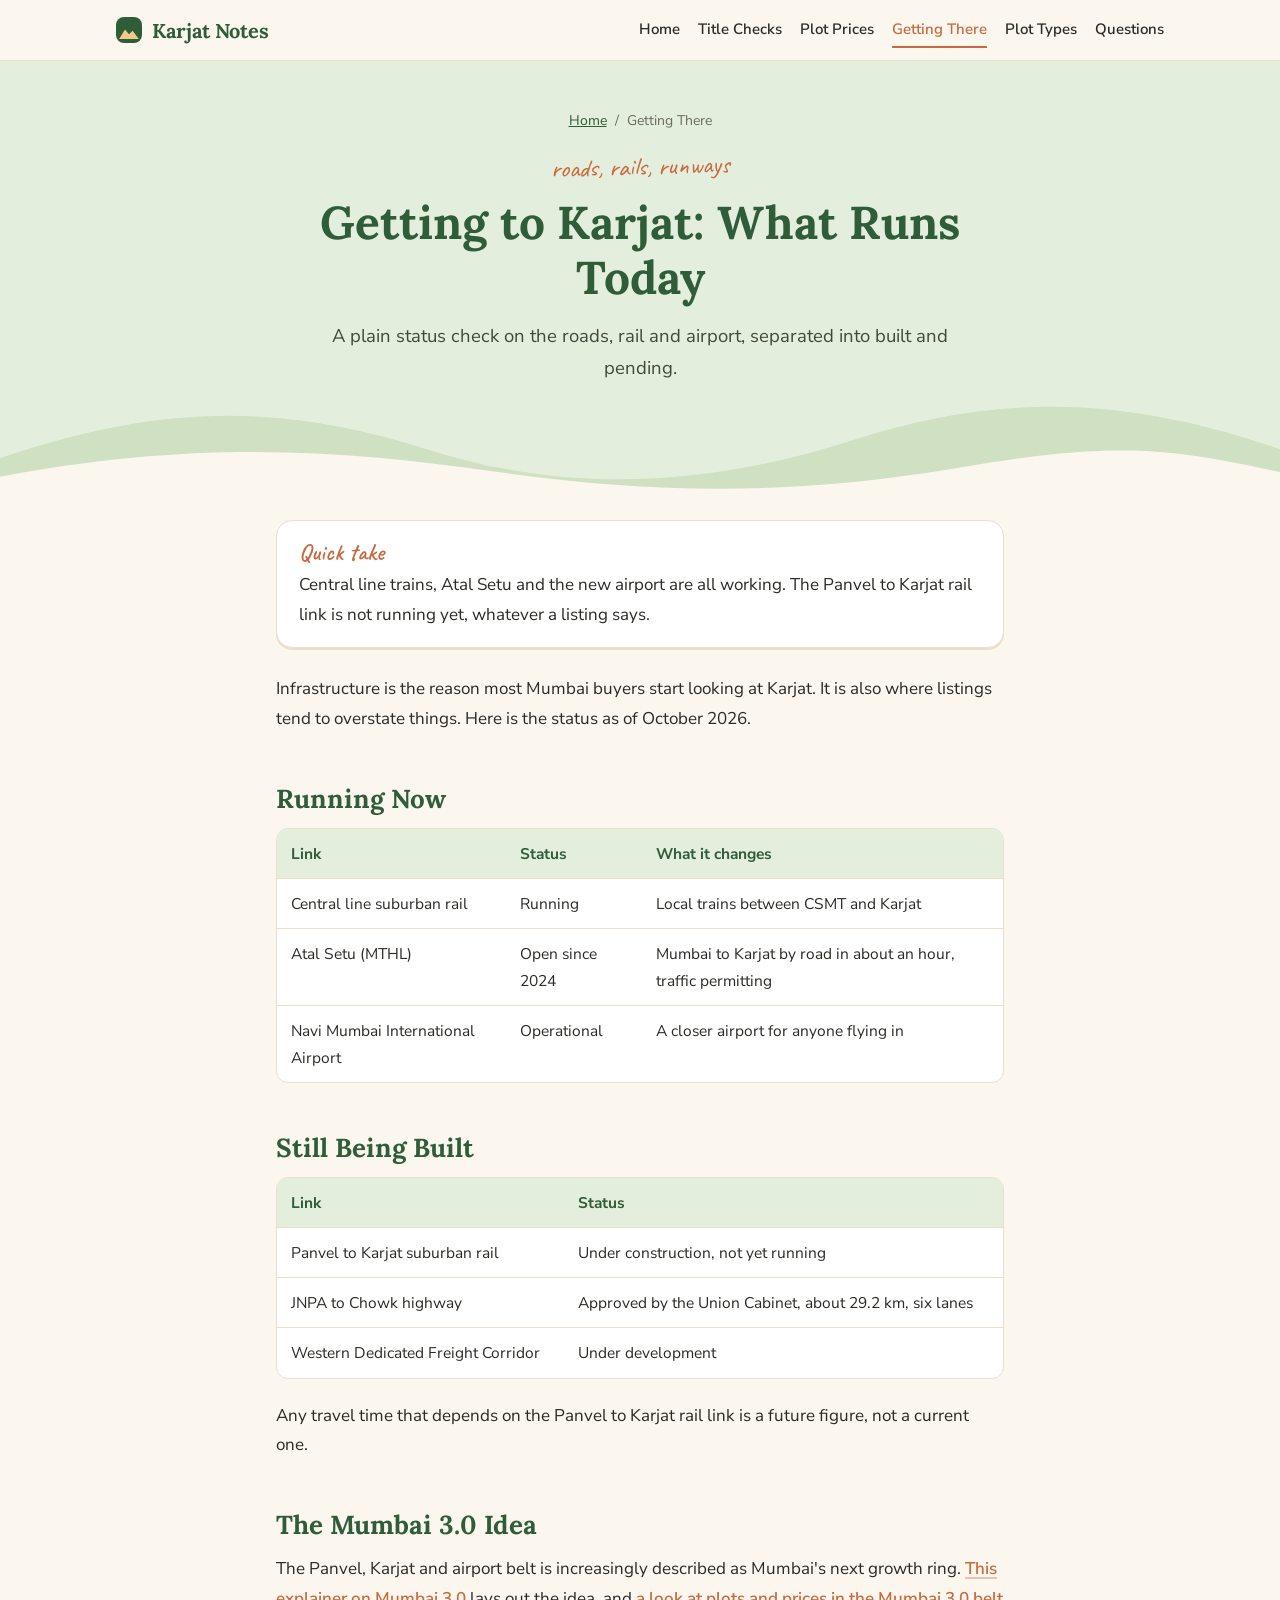
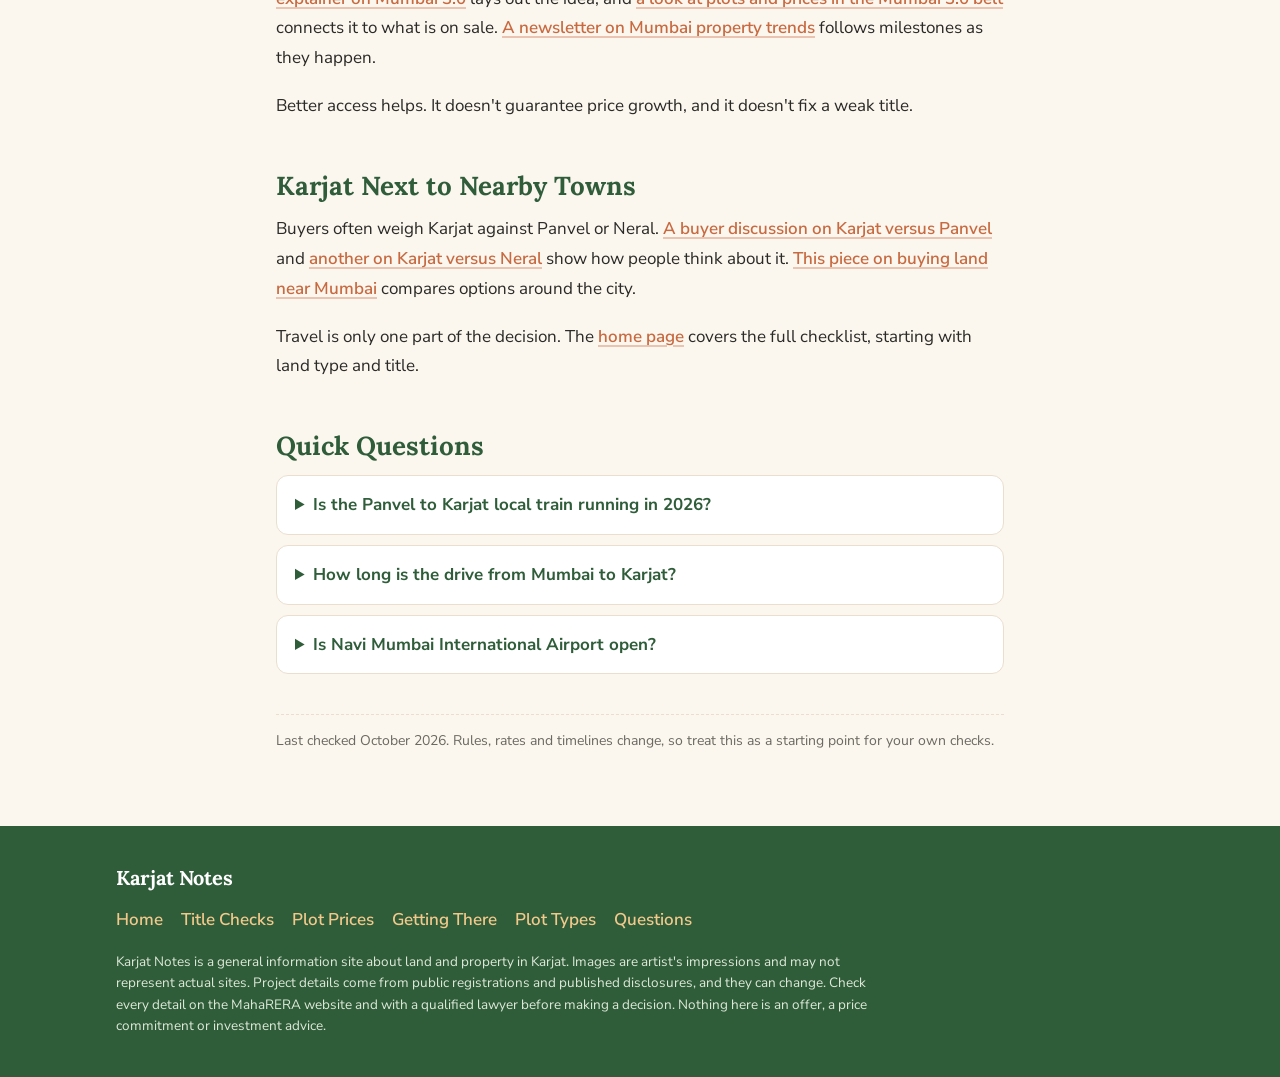
<file: karjat-connectivity/index.html>
<!DOCTYPE html>
<html lang="en-IN">
<head>
<meta charset="UTF-8">
<meta name="viewport" content="width=device-width, initial-scale=1.0">
<title>Karjat Connectivity 2026: What Is Built, What Is Pending</title>
<meta name="description" content="Getting to Karjat in 2026. Atal Setu, Navi Mumbai airport, Central line trains, plus the Panvel to Karjat rail link that is still under construction.">
<link rel="canonical" href="https://forest-by-the-hills.karjat.workers.dev/karjat-connectivity/">
<meta name="robots" content="index, follow">
<meta name="google-site-verification" content="dcf59cec43494e2b">
<meta property="og:type" content="article">
<meta property="og:site_name" content="Karjat Notes">
<meta property="og:title" content="Karjat Connectivity 2026: What Is Built, What Is Pending">
<meta property="og:description" content="Getting to Karjat in 2026. Atal Setu, Navi Mumbai airport, Central line trains, plus the Panvel to Karjat rail link that is still under construction.">
<meta property="og:url" content="https://forest-by-the-hills.karjat.workers.dev/karjat-connectivity/">
<meta property="og:image" content="https://forest-by-the-hills.karjat.workers.dev/images/blubay-lagoon-hero.jpg">
<meta name="twitter:card" content="summary_large_image">
<meta name="theme-color" content="#2f5d3a">
<link rel="icon" href="data:image/svg+xml,%3Csvg xmlns='http://www.w3.org/2000/svg' viewBox='0 0 32 32'%3E%3Crect width='32' height='32' rx='8' fill='%232f5d3a'/%3E%3Cpath d='M4 24 L12 12 L17 19 L21 14 L28 24 Z' fill='%23f3c98b'/%3E%3C/svg%3E">
<link rel="preconnect" href="https://fonts.googleapis.com">
<link rel="preconnect" href="https://fonts.gstatic.com" crossorigin>
<link href="https://fonts.googleapis.com/css2?family=Caveat:wght@600&family=Lora:wght@600;700&family=Nunito+Sans:wght@400;600;700&display=swap" rel="stylesheet">
<link rel="stylesheet" href="/assets/site.css">
<script type="application/ld+json">
{
  "@context": "https://schema.org",
  "@graph": [
    {
      "@type": "Article",
      "headline": "Getting to Karjat: What Runs Today",
      "description": "Getting to Karjat in 2026. Atal Setu, Navi Mumbai airport, Central line trains, plus the Panvel to Karjat rail link that is still under construction.",
      "image": "https://forest-by-the-hills.karjat.workers.dev/images/blubay-lagoon-hero.jpg",
      "dateModified": "2026-10-14",
      "mainEntityOfPage": "https://forest-by-the-hills.karjat.workers.dev/karjat-connectivity/",
      "author": {
        "@type": "Organization",
        "name": "Karjat Notes"
      },
      "publisher": {
        "@type": "Organization",
        "name": "Karjat Notes"
      }
    },
    {
      "@type": "BreadcrumbList",
      "itemListElement": [
        {
          "@type": "ListItem",
          "position": 1,
          "name": "Karjat Notes",
          "item": "https://forest-by-the-hills.karjat.workers.dev/"
        },
        {
          "@type": "ListItem",
          "position": 2,
          "name": "Getting There",
          "item": "https://forest-by-the-hills.karjat.workers.dev/karjat-connectivity/"
        }
      ]
    },
    {
      "@type": "FAQPage",
      "mainEntity": [
        {
          "@type": "Question",
          "name": "Is the Panvel to Karjat local train running in 2026?",
          "acceptedAnswer": {
            "@type": "Answer",
            "text": "No. It is still under construction. Karjat is served today by Central line trains from CSMT."
          }
        },
        {
          "@type": "Question",
          "name": "How long is the drive from Mumbai to Karjat?",
          "acceptedAnswer": {
            "@type": "Answer",
            "text": "Using Atal Setu, roughly an hour in clear traffic. Peak hours and monsoon days take longer."
          }
        },
        {
          "@type": "Question",
          "name": "Is Navi Mumbai International Airport open?",
          "acceptedAnswer": {
            "@type": "Answer",
            "text": "Yes. It is operational for commercial flights."
          }
        }
      ]
    }
  ]
}
</script>
</head>
<body>

<header class="site-header">
  <div class="wrap">
    <a class="logo" href="/"><span class="logo-mark" aria-hidden="true"></span>Karjat Notes</a>
    <nav aria-label="Main">
      <a href="/">Home</a>
      <a href="/karjat-land-title-checks/">Title Checks</a>
      <a href="/karjat-plot-prices/">Plot Prices</a>
      <a href="/karjat-connectivity/" aria-current="page">Getting There</a>
      <a href="/gated-vs-standalone-plots-karjat/">Plot Types</a>
      <a href="/karjat-buyer-questions/">Questions</a>
    </nav>
  </div>
</header>

<section class="hero">
  <div class="hero-inner">
    <p class="crumbs"><a href="/">Home</a> <span>/</span> Getting There</p>
    <p class="scribble">roads, rails, runways</p>
    <h1>Getting to Karjat: What Runs Today</h1>
    <p class="lede">A plain status check on the roads, rail and airport, separated into built and pending.</p>
  </div>
  <svg class="hills" viewBox="0 0 1440 120" preserveAspectRatio="none" aria-hidden="true">
    <path d="M0 80 C 180 20, 320 20, 480 70 S 800 110, 960 60 S 1260 10, 1440 70 L1440 120 L0 120 Z" fill="#cfe0c3"/>
    <path d="M0 100 C 220 60, 380 70, 560 95 S 900 120, 1080 90 S 1320 70, 1440 95 L1440 120 L0 120 Z" fill="#fbf6ee"/>
  </svg>
</section>

<main class="article">

  <div class="quick"><strong>Quick take</strong><p>Central line trains, Atal Setu and the new airport are all working. The Panvel to Karjat rail link is not running yet, whatever a listing says.</p></div>

  <p>Infrastructure is the reason most Mumbai buyers start looking at Karjat. It is also where listings tend to overstate things. Here is the status as of October 2026.</p>

  <h2>Running Now</h2>

  <div class="table-wrap">
  <table>
    <tr><th>Link</th><th>Status</th><th>What it changes</th></tr>
    <tr><td>Central line suburban rail</td><td>Running</td><td>Local trains between CSMT and Karjat</td></tr>
    <tr><td>Atal Setu (MTHL)</td><td>Open since 2024</td><td>Mumbai to Karjat by road in about an hour, traffic permitting</td></tr>
    <tr><td>Navi Mumbai International Airport</td><td>Operational</td><td>A closer airport for anyone flying in</td></tr>
  </table>
  </div>

  <h2>Still Being Built</h2>

  <div class="table-wrap">
  <table>
    <tr><th>Link</th><th>Status</th></tr>
    <tr><td>Panvel to Karjat suburban rail</td><td>Under construction, not yet running</td></tr>
    <tr><td>JNPA to Chowk highway</td><td>Approved by the Union Cabinet, about 29.2 km, six lanes</td></tr>
    <tr><td>Western Dedicated Freight Corridor</td><td>Under development</td></tr>
  </table>
  </div>

  <p>Any travel time that depends on the Panvel to Karjat rail link is a future figure, not a current one.</p>

  <h2>The Mumbai 3.0 Idea</h2>

  <p>The Panvel, Karjat and airport belt is increasingly described as Mumbai's next growth ring. <a href="https://ora.in/mumbai-3-0/">This explainer on Mumbai 3.0</a> lays out the idea, and <a href="https://karjat.city/blog/mumbai-3-investors-plots-prices-projects/">a look at plots and prices in the Mumbai 3.0 belt</a> connects it to what is on sale. <a href="https://mumbaidecoded.substack.com/">A newsletter on Mumbai property trends</a> follows milestones as they happen.</p>

  <p>Better access helps. It doesn't guarantee price growth, and it doesn't fix a weak title.</p>

  <h2>Karjat Next to Nearby Towns</h2>

  <p>Buyers often weigh Karjat against Panvel or Neral. <a href="https://qr.ae/pFCGud">A buyer discussion on Karjat versus Panvel</a> and <a href="https://qr.ae/pFCNLV">another on Karjat versus Neral</a> show how people think about it. <a href="https://karjat.city/blog/buy-land-near-mumbai-best-option-for-investors/">This piece on buying land near Mumbai</a> compares options around the city.</p>

  <p>Travel is only one part of the decision. The <a href="/">home page</a> covers the full checklist, starting with land type and title.</p>

  <section class="faq">
    <h2>Quick Questions</h2>
    <details>
      <summary>Is the Panvel to Karjat local train running in 2026?</summary>
      <p>No. It is still under construction. Karjat is served today by Central line trains from CSMT.</p>
    </details>
    <details>
      <summary>How long is the drive from Mumbai to Karjat?</summary>
      <p>Using Atal Setu, roughly an hour in clear traffic. Peak hours and monsoon days take longer.</p>
    </details>
    <details>
      <summary>Is Navi Mumbai International Airport open?</summary>
      <p>Yes. It is operational for commercial flights.</p>
    </details>
  </section>

  <p class="updated">Last checked October 2026. Rules, rates and timelines change, so treat this as a starting point for your own checks.</p>
</main>

<footer class="site-footer">
  <div class="wrap">
    <p class="foot-logo">Karjat Notes</p>
    <nav aria-label="Site pages">
      <a href="/">Home</a>
      <a href="/karjat-land-title-checks/">Title Checks</a>
      <a href="/karjat-plot-prices/">Plot Prices</a>
      <a href="/karjat-connectivity/">Getting There</a>
      <a href="/gated-vs-standalone-plots-karjat/">Plot Types</a>
      <a href="/karjat-buyer-questions/">Questions</a>
    </nav>
    <p class="small">Karjat Notes is a general information site about land and property in Karjat. Images are artist's impressions and may not represent actual sites. Project details come from public registrations and published disclosures, and they can change. Check every detail on the MahaRERA website and with a qualified lawyer before making a decision. Nothing here is an offer, a price commitment or investment advice.</p>
  </div>
</footer>

</body>
</html>
</file>
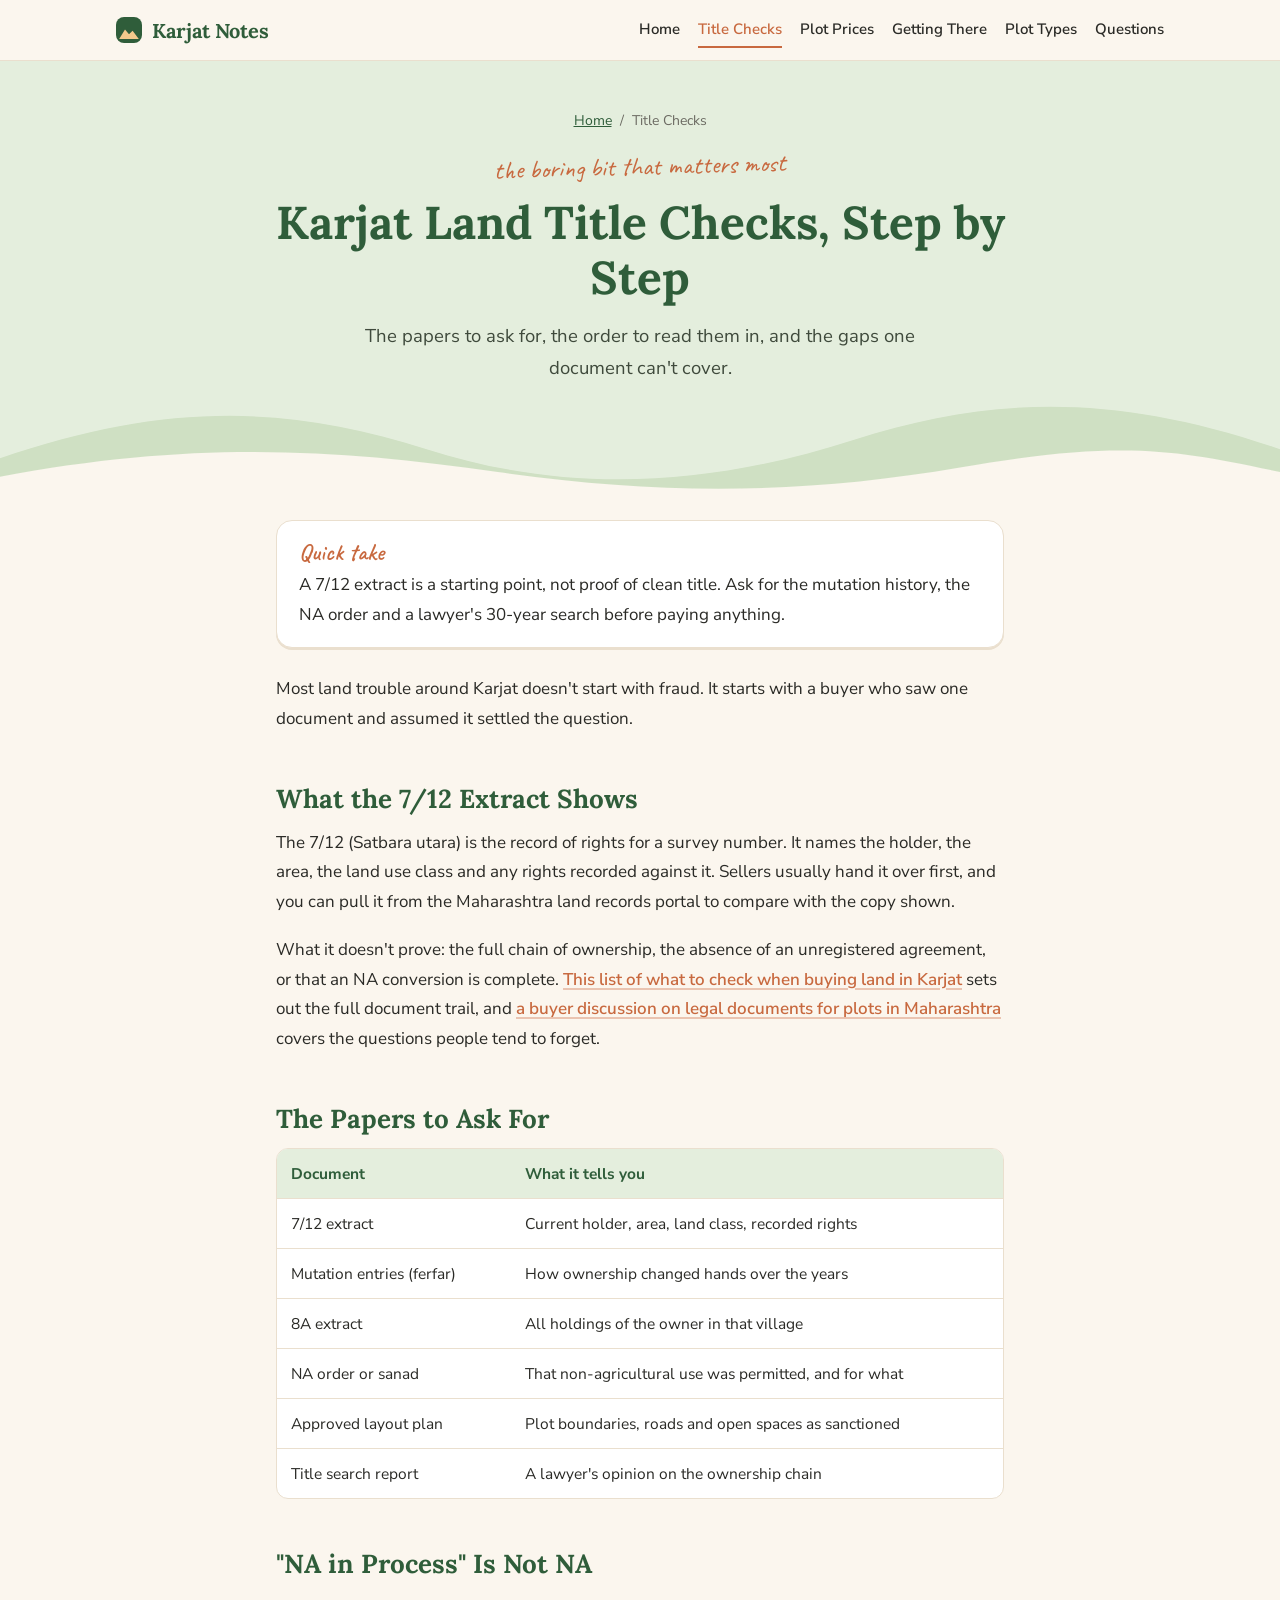
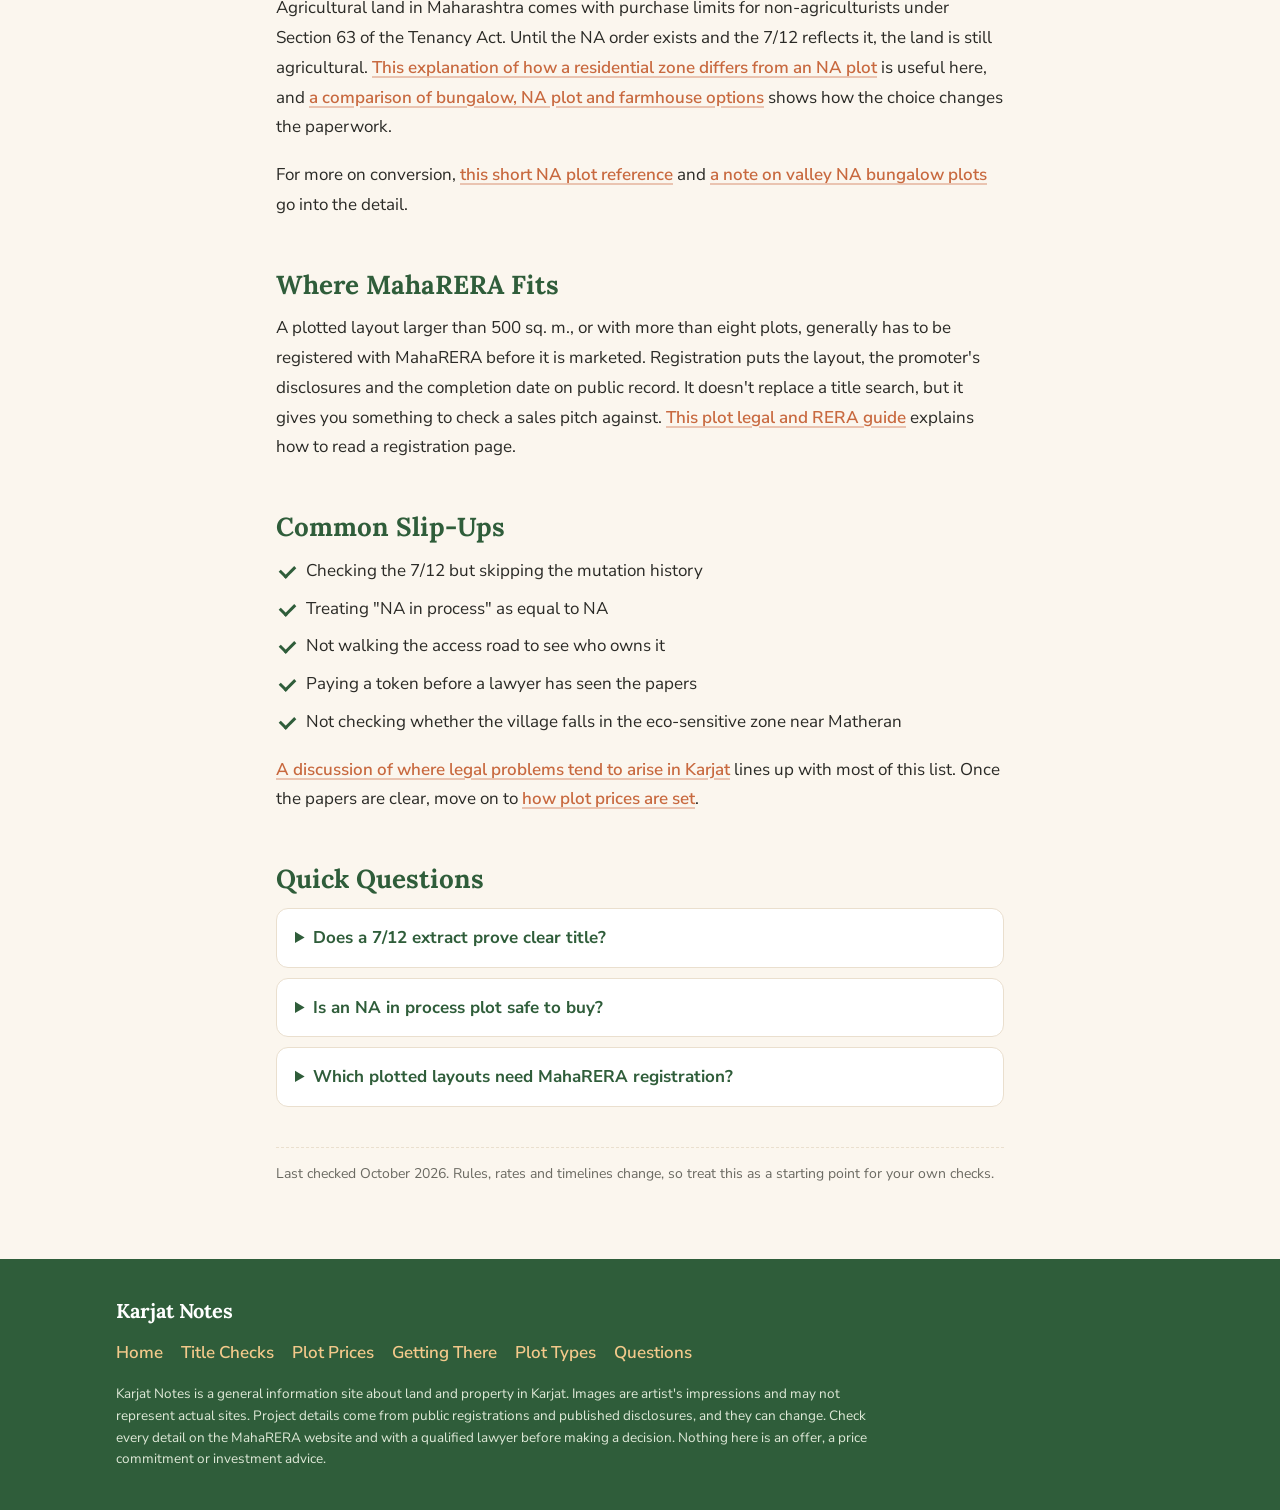
<file: karjat-land-title-checks/index.html>
<!DOCTYPE html>
<html lang="en-IN">
<head>
<meta charset="UTF-8">
<meta name="viewport" content="width=device-width, initial-scale=1.0">
<title>Karjat Land Title Checks: Reading a 7/12 Extract</title>
<meta name="description" content="How to check land title in Karjat before paying a token. What the 7/12 extract shows, what it doesn't prove, NA orders, mutation entries and RERA.">
<link rel="canonical" href="https://forest-by-the-hills.karjat.workers.dev/karjat-land-title-checks/">
<meta name="robots" content="index, follow">
<meta name="google-site-verification" content="dcf59cec43494e2b">
<meta property="og:type" content="article">
<meta property="og:site_name" content="Karjat Notes">
<meta property="og:title" content="Karjat Land Title Checks: Reading a 7/12 Extract">
<meta property="og:description" content="How to check land title in Karjat before paying a token. What the 7/12 extract shows, what it doesn't prove, NA orders, mutation entries and RERA.">
<meta property="og:url" content="https://forest-by-the-hills.karjat.workers.dev/karjat-land-title-checks/">
<meta property="og:image" content="https://forest-by-the-hills.karjat.workers.dev/images/blubay-lagoon-hero.jpg">
<meta name="twitter:card" content="summary_large_image">
<meta name="theme-color" content="#2f5d3a">
<link rel="icon" href="data:image/svg+xml,%3Csvg xmlns='http://www.w3.org/2000/svg' viewBox='0 0 32 32'%3E%3Crect width='32' height='32' rx='8' fill='%232f5d3a'/%3E%3Cpath d='M4 24 L12 12 L17 19 L21 14 L28 24 Z' fill='%23f3c98b'/%3E%3C/svg%3E">
<link rel="preconnect" href="https://fonts.googleapis.com">
<link rel="preconnect" href="https://fonts.gstatic.com" crossorigin>
<link href="https://fonts.googleapis.com/css2?family=Caveat:wght@600&family=Lora:wght@600;700&family=Nunito+Sans:wght@400;600;700&display=swap" rel="stylesheet">
<link rel="stylesheet" href="/assets/site.css">
<script type="application/ld+json">
{
  "@context": "https://schema.org",
  "@graph": [
    {
      "@type": "Article",
      "headline": "Karjat Land Title Checks, Step by Step",
      "description": "How to check land title in Karjat before paying a token. What the 7/12 extract shows, what it doesn't prove, NA orders, mutation entries and RERA.",
      "image": "https://forest-by-the-hills.karjat.workers.dev/images/blubay-lagoon-hero.jpg",
      "dateModified": "2026-10-14",
      "mainEntityOfPage": "https://forest-by-the-hills.karjat.workers.dev/karjat-land-title-checks/",
      "author": {
        "@type": "Organization",
        "name": "Karjat Notes"
      },
      "publisher": {
        "@type": "Organization",
        "name": "Karjat Notes"
      }
    },
    {
      "@type": "BreadcrumbList",
      "itemListElement": [
        {
          "@type": "ListItem",
          "position": 1,
          "name": "Karjat Notes",
          "item": "https://forest-by-the-hills.karjat.workers.dev/"
        },
        {
          "@type": "ListItem",
          "position": 2,
          "name": "Title Checks",
          "item": "https://forest-by-the-hills.karjat.workers.dev/karjat-land-title-checks/"
        }
      ]
    },
    {
      "@type": "FAQPage",
      "mainEntity": [
        {
          "@type": "Question",
          "name": "Does a 7/12 extract prove clear title?",
          "acceptedAnswer": {
            "@type": "Answer",
            "text": "No. It shows the current recorded holder and rights. Clear title needs the mutation history, the NA order where relevant, and a lawyer's title search covering roughly 30 years."
          }
        },
        {
          "@type": "Question",
          "name": "Is an NA in process plot safe to buy?",
          "acceptedAnswer": {
            "@type": "Answer",
            "text": "It carries risk. Until the NA order is issued and shown on the 7/12, the land remains agricultural, with the purchase limits that apply to it."
          }
        },
        {
          "@type": "Question",
          "name": "Which plotted layouts need MahaRERA registration?",
          "acceptedAnswer": {
            "@type": "Answer",
            "text": "Layouts larger than 500 sq. m. or with more than eight plots generally need registration before they can be advertised or sold."
          }
        }
      ]
    }
  ]
}
</script>
</head>
<body>

<header class="site-header">
  <div class="wrap">
    <a class="logo" href="/"><span class="logo-mark" aria-hidden="true"></span>Karjat Notes</a>
    <nav aria-label="Main">
      <a href="/">Home</a>
      <a href="/karjat-land-title-checks/" aria-current="page">Title Checks</a>
      <a href="/karjat-plot-prices/">Plot Prices</a>
      <a href="/karjat-connectivity/">Getting There</a>
      <a href="/gated-vs-standalone-plots-karjat/">Plot Types</a>
      <a href="/karjat-buyer-questions/">Questions</a>
    </nav>
  </div>
</header>

<section class="hero">
  <div class="hero-inner">
    <p class="crumbs"><a href="/">Home</a> <span>/</span> Title Checks</p>
    <p class="scribble">the boring bit that matters most</p>
    <h1>Karjat Land Title Checks, Step by Step</h1>
    <p class="lede">The papers to ask for, the order to read them in, and the gaps one document can't cover.</p>
  </div>
  <svg class="hills" viewBox="0 0 1440 120" preserveAspectRatio="none" aria-hidden="true">
    <path d="M0 80 C 180 20, 320 20, 480 70 S 800 110, 960 60 S 1260 10, 1440 70 L1440 120 L0 120 Z" fill="#cfe0c3"/>
    <path d="M0 100 C 220 60, 380 70, 560 95 S 900 120, 1080 90 S 1320 70, 1440 95 L1440 120 L0 120 Z" fill="#fbf6ee"/>
  </svg>
</section>

<main class="article">

  <div class="quick"><strong>Quick take</strong><p>A 7/12 extract is a starting point, not proof of clean title. Ask for the mutation history, the NA order and a lawyer's 30-year search before paying anything.</p></div>

  <p>Most land trouble around Karjat doesn't start with fraud. It starts with a buyer who saw one document and assumed it settled the question.</p>

  <h2>What the 7/12 Extract Shows</h2>

  <p>The 7/12 (Satbara utara) is the record of rights for a survey number. It names the holder, the area, the land use class and any rights recorded against it. Sellers usually hand it over first, and you can pull it from the Maharashtra land records portal to compare with the copy shown.</p>

  <p>What it doesn't prove: the full chain of ownership, the absence of an unregistered agreement, or that an NA conversion is complete. <a href="https://ora.in/buy-land-in-karjat-things-to-check/">This list of what to check when buying land in Karjat</a> sets out the full document trail, and <a href="https://qr.ae/pFv3r6">a buyer discussion on legal documents for plots in Maharashtra</a> covers the questions people tend to forget.</p>

  <h2>The Papers to Ask For</h2>

  <div class="table-wrap">
  <table>
    <tr><th>Document</th><th>What it tells you</th></tr>
    <tr><td>7/12 extract</td><td>Current holder, area, land class, recorded rights</td></tr>
    <tr><td>Mutation entries (ferfar)</td><td>How ownership changed hands over the years</td></tr>
    <tr><td>8A extract</td><td>All holdings of the owner in that village</td></tr>
    <tr><td>NA order or sanad</td><td>That non-agricultural use was permitted, and for what</td></tr>
    <tr><td>Approved layout plan</td><td>Plot boundaries, roads and open spaces as sanctioned</td></tr>
    <tr><td>Title search report</td><td>A lawyer's opinion on the ownership chain</td></tr>
  </table>
  </div>

  <h2>"NA in Process" Is Not NA</h2>

  <p>Agricultural land in Maharashtra comes with purchase limits for non-agriculturists under Section 63 of the Tenancy Act. Until the NA order exists and the 7/12 reflects it, the land is still agricultural. <a href="https://qr.ae/pFvevo">This explanation of how a residential zone differs from an NA plot</a> is useful here, and <a href="https://karjat.city/blog/bungalow-vs-na-plot-vs-farmhouse-karjat/">a comparison of bungalow, NA plot and farmhouse options</a> shows how the choice changes the paperwork.</p>

  <p>For more on conversion, <a href="https://sites.google.com/view/na-plots-karjat/home">this short NA plot reference</a> and <a href="https://telegra.ph/Karjat-Valley-NA-Bungalow-Plots-07-13">a note on valley NA bungalow plots</a> go into the detail.</p>

  <h2>Where MahaRERA Fits</h2>

  <p>A plotted layout larger than 500 sq. m., or with more than eight plots, generally has to be registered with MahaRERA before it is marketed. Registration puts the layout, the promoter's disclosures and the completion date on public record. It doesn't replace a title search, but it gives you something to check a sales pitch against. <a href="https://rera-guide.pages.dev/">This plot legal and RERA guide</a> explains how to read a registration page.</p>

  <h2>Common Slip-Ups</h2>

  <ul class="ticks">
    <li>Checking the 7/12 but skipping the mutation history</li>
    <li>Treating "NA in process" as equal to NA</li>
    <li>Not walking the access road to see who owns it</li>
    <li>Paying a token before a lawyer has seen the papers</li>
    <li>Not checking whether the village falls in the eco-sensitive zone near Matheran</li>
  </ul>

  <p><a href="https://qr.ae/pFATgk">A discussion of where legal problems tend to arise in Karjat</a> lines up with most of this list. Once the papers are clear, move on to <a href="/karjat-plot-prices/">how plot prices are set</a>.</p>

  <section class="faq">
    <h2>Quick Questions</h2>
    <details>
      <summary>Does a 7/12 extract prove clear title?</summary>
      <p>No. It shows the current recorded holder and rights. Clear title needs the mutation history, the NA order where relevant, and a lawyer's title search covering roughly 30 years.</p>
    </details>
    <details>
      <summary>Is an NA in process plot safe to buy?</summary>
      <p>It carries risk. Until the NA order is issued and shown on the 7/12, the land remains agricultural, with the purchase limits that apply to it.</p>
    </details>
    <details>
      <summary>Which plotted layouts need MahaRERA registration?</summary>
      <p>Layouts larger than 500 sq. m. or with more than eight plots generally need registration before they can be advertised or sold.</p>
    </details>
  </section>

  <p class="updated">Last checked October 2026. Rules, rates and timelines change, so treat this as a starting point for your own checks.</p>
</main>

<footer class="site-footer">
  <div class="wrap">
    <p class="foot-logo">Karjat Notes</p>
    <nav aria-label="Site pages">
      <a href="/">Home</a>
      <a href="/karjat-land-title-checks/">Title Checks</a>
      <a href="/karjat-plot-prices/">Plot Prices</a>
      <a href="/karjat-connectivity/">Getting There</a>
      <a href="/gated-vs-standalone-plots-karjat/">Plot Types</a>
      <a href="/karjat-buyer-questions/">Questions</a>
    </nav>
    <p class="small">Karjat Notes is a general information site about land and property in Karjat. Images are artist's impressions and may not represent actual sites. Project details come from public registrations and published disclosures, and they can change. Check every detail on the MahaRERA website and with a qualified lawyer before making a decision. Nothing here is an offer, a price commitment or investment advice.</p>
  </div>
</footer>

</body>
</html>
</file>
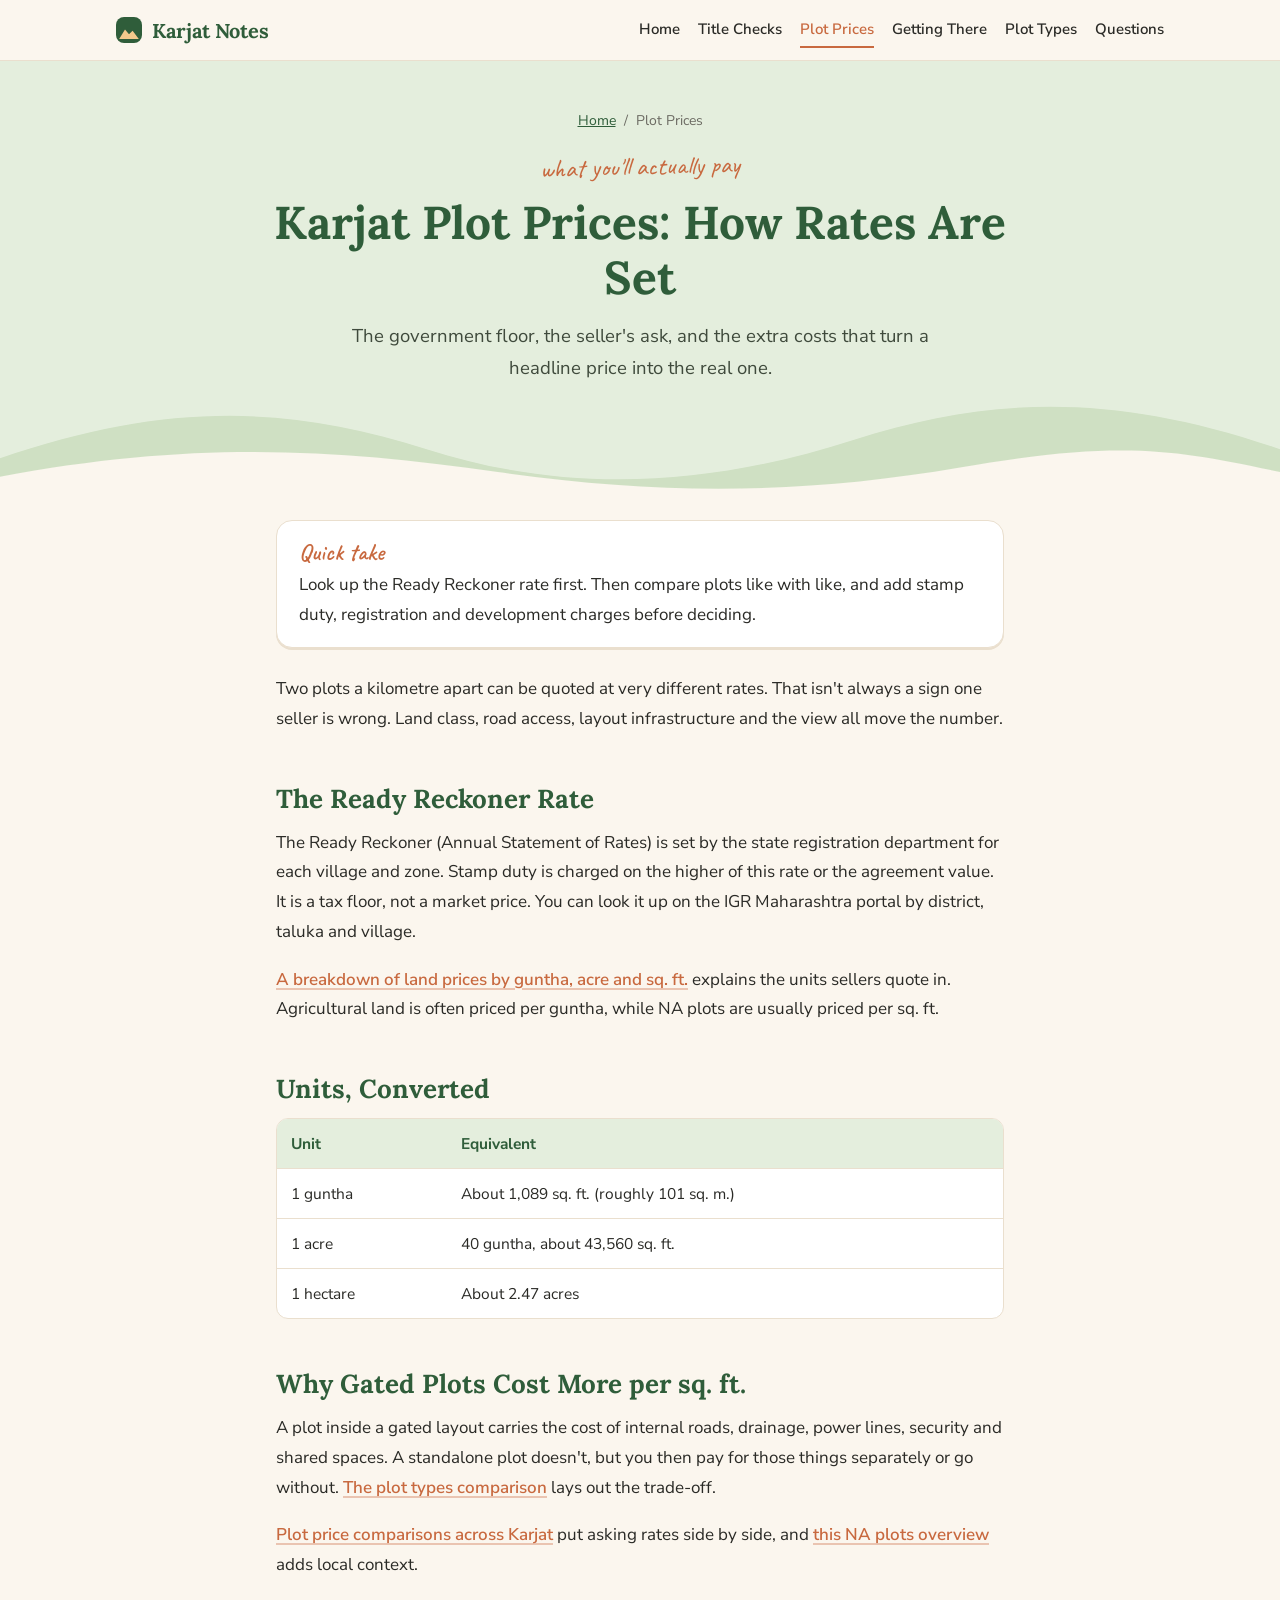
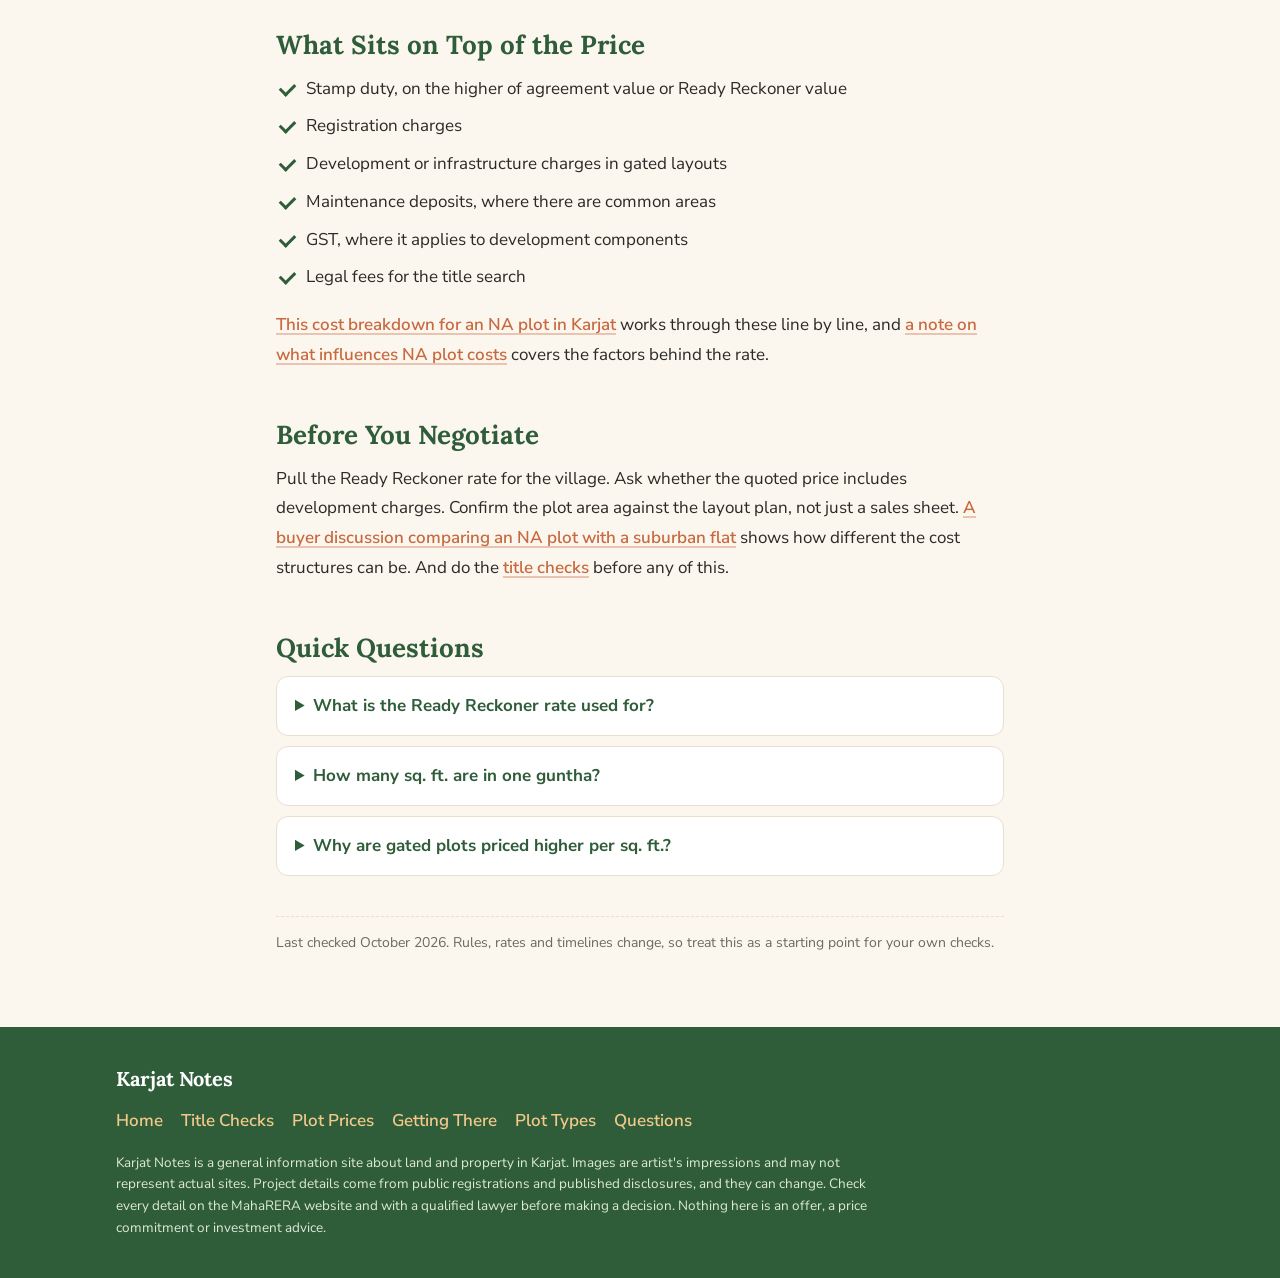
<file: karjat-plot-prices/index.html>
<!DOCTYPE html>
<html lang="en-IN">
<head>
<meta charset="UTF-8">
<meta name="viewport" content="width=device-width, initial-scale=1.0">
<title>Karjat Plot Prices: How Rates Are Actually Set</title>
<meta name="description" content="How plot prices work in Karjat. Ready Reckoner rates versus asking prices, guntha and sq. ft. conversions, plus the charges that sit on top.">
<link rel="canonical" href="https://forest-by-the-hills.karjat.workers.dev/karjat-plot-prices/">
<meta name="robots" content="index, follow">
<meta name="google-site-verification" content="dcf59cec43494e2b">
<meta property="og:type" content="article">
<meta property="og:site_name" content="Karjat Notes">
<meta property="og:title" content="Karjat Plot Prices: How Rates Are Actually Set">
<meta property="og:description" content="How plot prices work in Karjat. Ready Reckoner rates versus asking prices, guntha and sq. ft. conversions, plus the charges that sit on top.">
<meta property="og:url" content="https://forest-by-the-hills.karjat.workers.dev/karjat-plot-prices/">
<meta property="og:image" content="https://forest-by-the-hills.karjat.workers.dev/images/blubay-lagoon-hero.jpg">
<meta name="twitter:card" content="summary_large_image">
<meta name="theme-color" content="#2f5d3a">
<link rel="icon" href="data:image/svg+xml,%3Csvg xmlns='http://www.w3.org/2000/svg' viewBox='0 0 32 32'%3E%3Crect width='32' height='32' rx='8' fill='%232f5d3a'/%3E%3Cpath d='M4 24 L12 12 L17 19 L21 14 L28 24 Z' fill='%23f3c98b'/%3E%3C/svg%3E">
<link rel="preconnect" href="https://fonts.googleapis.com">
<link rel="preconnect" href="https://fonts.gstatic.com" crossorigin>
<link href="https://fonts.googleapis.com/css2?family=Caveat:wght@600&family=Lora:wght@600;700&family=Nunito+Sans:wght@400;600;700&display=swap" rel="stylesheet">
<link rel="stylesheet" href="/assets/site.css">
<script type="application/ld+json">
{
  "@context": "https://schema.org",
  "@graph": [
    {
      "@type": "Article",
      "headline": "Karjat Plot Prices: How Rates Are Set",
      "description": "How plot prices work in Karjat. Ready Reckoner rates versus asking prices, guntha and sq. ft. conversions, plus the charges that sit on top.",
      "image": "https://forest-by-the-hills.karjat.workers.dev/images/blubay-lagoon-hero.jpg",
      "dateModified": "2026-10-14",
      "mainEntityOfPage": "https://forest-by-the-hills.karjat.workers.dev/karjat-plot-prices/",
      "author": {
        "@type": "Organization",
        "name": "Karjat Notes"
      },
      "publisher": {
        "@type": "Organization",
        "name": "Karjat Notes"
      }
    },
    {
      "@type": "BreadcrumbList",
      "itemListElement": [
        {
          "@type": "ListItem",
          "position": 1,
          "name": "Karjat Notes",
          "item": "https://forest-by-the-hills.karjat.workers.dev/"
        },
        {
          "@type": "ListItem",
          "position": 2,
          "name": "Plot Prices",
          "item": "https://forest-by-the-hills.karjat.workers.dev/karjat-plot-prices/"
        }
      ]
    },
    {
      "@type": "FAQPage",
      "mainEntity": [
        {
          "@type": "Question",
          "name": "What is the Ready Reckoner rate used for?",
          "acceptedAnswer": {
            "@type": "Answer",
            "text": "It is the government valuation used to calculate minimum stamp duty. Duty is charged on the higher of the Ready Reckoner value or the agreement value."
          }
        },
        {
          "@type": "Question",
          "name": "How many sq. ft. are in one guntha?",
          "acceptedAnswer": {
            "@type": "Answer",
            "text": "About 1,089 sq. ft., or roughly 101 sq. m. Forty guntha make one acre."
          }
        },
        {
          "@type": "Question",
          "name": "Why are gated plots priced higher per sq. ft.?",
          "acceptedAnswer": {
            "@type": "Answer",
            "text": "The rate includes internal roads, utilities, security and shared spaces. A standalone buyer pays for these separately or goes without."
          }
        }
      ]
    }
  ]
}
</script>
</head>
<body>

<header class="site-header">
  <div class="wrap">
    <a class="logo" href="/"><span class="logo-mark" aria-hidden="true"></span>Karjat Notes</a>
    <nav aria-label="Main">
      <a href="/">Home</a>
      <a href="/karjat-land-title-checks/">Title Checks</a>
      <a href="/karjat-plot-prices/" aria-current="page">Plot Prices</a>
      <a href="/karjat-connectivity/">Getting There</a>
      <a href="/gated-vs-standalone-plots-karjat/">Plot Types</a>
      <a href="/karjat-buyer-questions/">Questions</a>
    </nav>
  </div>
</header>

<section class="hero">
  <div class="hero-inner">
    <p class="crumbs"><a href="/">Home</a> <span>/</span> Plot Prices</p>
    <p class="scribble">what you'll actually pay</p>
    <h1>Karjat Plot Prices: How Rates Are Set</h1>
    <p class="lede">The government floor, the seller's ask, and the extra costs that turn a headline price into the real one.</p>
  </div>
  <svg class="hills" viewBox="0 0 1440 120" preserveAspectRatio="none" aria-hidden="true">
    <path d="M0 80 C 180 20, 320 20, 480 70 S 800 110, 960 60 S 1260 10, 1440 70 L1440 120 L0 120 Z" fill="#cfe0c3"/>
    <path d="M0 100 C 220 60, 380 70, 560 95 S 900 120, 1080 90 S 1320 70, 1440 95 L1440 120 L0 120 Z" fill="#fbf6ee"/>
  </svg>
</section>

<main class="article">

  <div class="quick"><strong>Quick take</strong><p>Look up the Ready Reckoner rate first. Then compare plots like with like, and add stamp duty, registration and development charges before deciding.</p></div>

  <p>Two plots a kilometre apart can be quoted at very different rates. That isn't always a sign one seller is wrong. Land class, road access, layout infrastructure and the view all move the number.</p>

  <h2>The Ready Reckoner Rate</h2>

  <p>The Ready Reckoner (Annual Statement of Rates) is set by the state registration department for each village and zone. Stamp duty is charged on the higher of this rate or the agreement value. It is a tax floor, not a market price. You can look it up on the IGR Maharashtra portal by district, taluka and village.</p>

  <p><a href="https://karjat.city/blog/karjat-land-prices-2026-guntha-acre-sq-ft/">A breakdown of land prices by guntha, acre and sq. ft.</a> explains the units sellers quote in. Agricultural land is often priced per guntha, while NA plots are usually priced per sq. ft.</p>

  <h2>Units, Converted</h2>

  <div class="table-wrap">
  <table>
    <tr><th>Unit</th><th>Equivalent</th></tr>
    <tr><td>1 guntha</td><td>About 1,089 sq. ft. (roughly 101 sq. m.)</td></tr>
    <tr><td>1 acre</td><td>40 guntha, about 43,560 sq. ft.</td></tr>
    <tr><td>1 hectare</td><td>About 2.47 acres</td></tr>
  </table>
  </div>

  <h2>Why Gated Plots Cost More per sq. ft.</h2>

  <p>A plot inside a gated layout carries the cost of internal roads, drainage, power lines, security and shared spaces. A standalone plot doesn't, but you then pay for those things separately or go without. <a href="/gated-vs-standalone-plots-karjat/">The plot types comparison</a> lays out the trade-off.</p>

  <p><a href="https://karjatplotprices.neocities.org/">Plot price comparisons across Karjat</a> put asking rates side by side, and <a href="https://naplotsinkarjat.mystrikingly.com/">this NA plots overview</a> adds local context.</p>

  <h2>What Sits on Top of the Price</h2>

  <ul class="ticks">
    <li>Stamp duty, on the higher of agreement value or Ready Reckoner value</li>
    <li>Registration charges</li>
    <li>Development or infrastructure charges in gated layouts</li>
    <li>Maintenance deposits, where there are common areas</li>
    <li>GST, where it applies to development components</li>
    <li>Legal fees for the title search</li>
  </ul>

  <p><a href="https://ora.in/how-much-does-a-na-plot-cost-in-karjat/">This cost breakdown for an NA plot in Karjat</a> works through these line by line, and <a href="https://www.prlog.org/13159389-karjat-plot-prices-what-influences-the-cost-of-na-plots.html">a note on what influences NA plot costs</a> covers the factors behind the rate.</p>

  <h2>Before You Negotiate</h2>

  <p>Pull the Ready Reckoner rate for the village. Ask whether the quoted price includes development charges. Confirm the plot area against the layout plan, not just a sales sheet. <a href="https://qr.ae/pFAW7g">A buyer discussion comparing an NA plot with a suburban flat</a> shows how different the cost structures can be. And do the <a href="/karjat-land-title-checks/">title checks</a> before any of this.</p>

  <section class="faq">
    <h2>Quick Questions</h2>
    <details>
      <summary>What is the Ready Reckoner rate used for?</summary>
      <p>It is the government valuation used to calculate minimum stamp duty. Duty is charged on the higher of the Ready Reckoner value or the agreement value.</p>
    </details>
    <details>
      <summary>How many sq. ft. are in one guntha?</summary>
      <p>About 1,089 sq. ft., or roughly 101 sq. m. Forty guntha make one acre.</p>
    </details>
    <details>
      <summary>Why are gated plots priced higher per sq. ft.?</summary>
      <p>The rate includes internal roads, utilities, security and shared spaces. A standalone buyer pays for these separately or goes without.</p>
    </details>
  </section>

  <p class="updated">Last checked October 2026. Rules, rates and timelines change, so treat this as a starting point for your own checks.</p>
</main>

<footer class="site-footer">
  <div class="wrap">
    <p class="foot-logo">Karjat Notes</p>
    <nav aria-label="Site pages">
      <a href="/">Home</a>
      <a href="/karjat-land-title-checks/">Title Checks</a>
      <a href="/karjat-plot-prices/">Plot Prices</a>
      <a href="/karjat-connectivity/">Getting There</a>
      <a href="/gated-vs-standalone-plots-karjat/">Plot Types</a>
      <a href="/karjat-buyer-questions/">Questions</a>
    </nav>
    <p class="small">Karjat Notes is a general information site about land and property in Karjat. Images are artist's impressions and may not represent actual sites. Project details come from public registrations and published disclosures, and they can change. Check every detail on the MahaRERA website and with a qualified lawyer before making a decision. Nothing here is an offer, a price commitment or investment advice.</p>
  </div>
</footer>

</body>
</html>
</file>
<file: assets/site.css>
:root {
  --cream: #fbf6ee;
  --paper: #ffffff;
  --ink: #2a2a26;
  --muted: #6b6a62;
  --leaf: #2f5d3a;
  --leaf-soft: #e4eedd;
  --clay: #c8693f;
  --clay-soft: #fbe7dc;
  --sun: #f3c98b;
  --line: #eadfce;
  --radius: 16px;
}
* { box-sizing: border-box; }
html { scroll-behavior: smooth; }
body {
  margin: 0;
  background: var(--cream);
  color: var(--ink);
  font: 400 17px/1.75 "Nunito Sans", system-ui, sans-serif;
}
img { max-width: 100%; }
.wrap { max-width: 1080px; margin: 0 auto; padding: 0 16px; }

/* header */
.site-header {
  background: var(--cream);
  border-bottom: 1px solid var(--line);
  position: sticky; top: 0; z-index: 10;
}
.site-header .wrap {
  display: flex; flex-wrap: wrap; align-items: center; gap: 8px 22px;
  padding-top: 12px; padding-bottom: 12px;
}
.logo {
  font-family: "Lora", serif; font-weight: 700; font-size: 20px;
  color: var(--leaf); text-decoration: none; margin-right: auto;
  display: inline-flex; align-items: center; gap: 10px;
}
.logo-mark {
  width: 26px; height: 26px; border-radius: 8px; background: var(--leaf);
  position: relative; overflow: hidden; display: inline-block;
}
.logo-mark::after {
  content: ""; position: absolute; left: 3px; right: 3px; bottom: 4px; height: 12px;
  background: var(--sun); clip-path: polygon(0 100%, 30% 20%, 50% 60%, 68% 30%, 100% 100%);
}
.site-header nav { display: flex; flex-wrap: wrap; gap: 4px 18px; }
.site-header nav a {
  color: var(--ink); text-decoration: none; font-weight: 600; font-size: 15px;
  padding: 4px 0; border-bottom: 2px solid transparent;
}
.site-header nav a:hover, .site-header nav a[aria-current="page"] { color: var(--clay); border-color: var(--clay); }

/* hero */
.hero {
  background: var(--leaf-soft);
  position: relative;
  padding: 48px 16px 110px;
  text-align: center;
}
.hero-home { padding-top: 64px; padding-bottom: 130px; }
.hero-inner { max-width: 760px; margin: 0 auto; position: relative; z-index: 1; }
.hills { position: absolute; left: 0; right: 0; bottom: -1px; width: 100%; height: 110px; display: block; }
.scribble {
  font-family: "Caveat", cursive; font-size: 26px; color: var(--clay);
  margin: 0 0 6px; transform: rotate(-1.5deg);
}
h1 {
  font-family: "Lora", serif; font-weight: 700; color: var(--leaf);
  font-size: clamp(30px, 5vw, 46px); line-height: 1.2; margin: 0 0 14px;
}
.lede { font-size: 18.5px; color: #3f4a3c; margin: 0 auto; max-width: 620px; }
.crumbs { font-size: 14px; color: var(--muted); margin: 0 0 10px; }
.crumbs a { color: var(--leaf); }
.crumbs span { margin: 0 4px; }
.hero-cta { margin: 26px 0 0; display: flex; gap: 10px; justify-content: center; flex-wrap: wrap; }
.btn {
  display: inline-block; background: var(--leaf); color: #fff; text-decoration: none;
  font-weight: 700; padding: 12px 20px; border-radius: 999px; font-size: 15.5px;
}
.btn:hover { background: #244a2d; }
.btn-ghost { background: transparent; color: var(--leaf); border: 2px solid var(--leaf); }
.btn-ghost:hover { background: var(--leaf); color: #fff; }

/* content */
main { max-width: 760px; margin: 0 auto; padding: 18px 16px 24px; }
main.home { max-width: 1080px; }
main.home > .narrow, main.home > .faq, main.home > .updated { max-width: 760px; margin-left: auto; margin-right: auto; }
h2 {
  font-family: "Lora", serif; font-weight: 700; color: var(--leaf);
  font-size: 26px; line-height: 1.3; margin: 48px 0 12px;
}
h3 { font-family: "Lora", serif; font-size: 19px; margin: 24px 0 6px; color: var(--ink); }
p { margin: 0 0 18px; }
main a {
  color: var(--clay); font-weight: 600; text-decoration: underline;
  text-decoration-color: rgba(200,105,63,.35); text-decoration-thickness: 2px; text-underline-offset: 3px;
}
main a:hover { text-decoration-color: var(--clay); }
main a.btn { color: #fff; text-decoration: none; }
main a.btn-ghost { color: var(--leaf); }

.quick {
  background: var(--paper); border: 1px solid var(--line); border-radius: var(--radius);
  padding: 18px 22px; margin: 8px 0 26px; box-shadow: 0 2px 0 var(--line);
}
.quick strong { font-family: "Caveat", cursive; font-size: 24px; color: var(--clay); font-weight: 600; display: block; line-height: 1.1; margin-bottom: 4px; }
.quick p:last-child { margin-bottom: 0; }

.facts {
  display: grid; grid-template-columns: repeat(auto-fit, minmax(220px, 1fr));
  gap: 14px; margin: -60px 0 10px; position: relative; z-index: 2;
}
.fact {
  background: var(--paper); border-radius: var(--radius); padding: 18px 20px;
  border: 1px solid var(--line); box-shadow: 0 6px 18px rgba(47,93,58,.08);
}
.fact .label { font-size: 13px; text-transform: uppercase; letter-spacing: .08em; color: var(--muted); font-weight: 700; }
.fact .value { font-family: "Lora", serif; font-size: 18px; color: var(--leaf); font-weight: 700; line-height: 1.35; margin-top: 4px; }
.fact.warn { background: var(--clay-soft); border-color: #f1cdb8; }
.fact.warn .value { color: #9a4724; }

.cards {
  display: grid; grid-template-columns: repeat(auto-fit, minmax(180px, 1fr));
  gap: 14px; margin: 10px 0 8px;
}
.card {
  display: block; background: var(--paper); border: 1px solid var(--line); border-radius: var(--radius);
  padding: 22px; text-decoration: none; color: var(--ink); transition: transform .15s, box-shadow .15s;
}
main a.card { color: var(--ink); text-decoration: none; font-weight: 400; }
.card:hover { transform: translateY(-3px); box-shadow: 0 10px 22px rgba(47,93,58,.12); }
.card .tag { font-family: "Caveat", cursive; color: var(--clay); font-size: 22px; line-height: 1; }
.card h3 { margin: 6px 0 6px; color: var(--leaf); }
.card p { margin: 0; color: var(--muted); font-size: 15.5px; }

.steps { counter-reset: s; list-style: none; padding: 0; margin: 10px 0 18px; }
.steps li {
  counter-increment: s; position: relative; padding: 4px 0 14px 54px; border-left: 2px dashed var(--line); margin-left: 18px;
}
.steps li::before {
  content: counter(s); position: absolute; left: -19px; top: 0;
  width: 36px; height: 36px; border-radius: 50%; background: var(--leaf); color: #fff;
  font-weight: 700; display: grid; place-items: center;
}
.steps li:last-child { border-left-color: transparent; }

ul.ticks, ol.ticks { padding-left: 0; list-style: none; margin: 0 0 18px; }
ul.ticks li, ol.ticks li { padding-left: 30px; position: relative; margin-bottom: 8px; }
ul.ticks li::before, ol.ticks li::before {
  content: ""; position: absolute; left: 4px; top: 9px; width: 12px; height: 7px;
  border-left: 3px solid var(--leaf); border-bottom: 3px solid var(--leaf); transform: rotate(-45deg);
}

figure { margin: 28px 0; }
figure img { width: 100%; height: auto; display: block; border-radius: var(--radius); }
figcaption { font-size: 13.5px; color: var(--muted); margin-top: 8px; font-style: italic; }

.table-wrap { overflow-x: auto; margin: 0 0 22px; border-radius: 12px; border: 1px solid var(--line); background: var(--paper); }
table { width: 100%; border-collapse: collapse; font-size: 15.5px; }
th, td { text-align: left; padding: 11px 14px; border-bottom: 1px solid var(--line); vertical-align: top; }
th { background: var(--leaf-soft); color: var(--leaf); font-weight: 700; }
tr:last-child td { border-bottom: 0; }

.split { display: grid; grid-template-columns: 1.1fr 1fr; gap: 28px; align-items: center; margin: 10px 0; }
.split figure { margin: 0; }
@media (max-width: 760px) { .split { grid-template-columns: 1fr; } .facts { margin-top: -50px; } }

.faq details {
  background: var(--paper); border: 1px solid var(--line); border-radius: 12px;
  padding: 14px 18px; margin-bottom: 10px;
}
.faq summary { cursor: pointer; font-weight: 700; color: var(--leaf); }
.faq details p { margin: 10px 0 0; }

.updated { font-size: 14px; color: var(--muted); border-top: 1px dashed var(--line); padding-top: 14px; margin-top: 40px; }

.site-footer { background: var(--leaf); color: #dfe9d8; margin-top: 30px; padding: 34px 0 40px; }
.foot-logo { font-family: "Lora", serif; font-weight: 700; font-size: 20px; color: #fff; margin: 0 0 10px; }
.site-footer nav { display: flex; flex-wrap: wrap; gap: 6px 18px; margin-bottom: 16px; }
.site-footer nav a { color: var(--sun); text-decoration: none; font-weight: 600; }
.site-footer .small { font-size: 13.5px; line-height: 1.6; max-width: 760px; margin: 0; }
</file>
